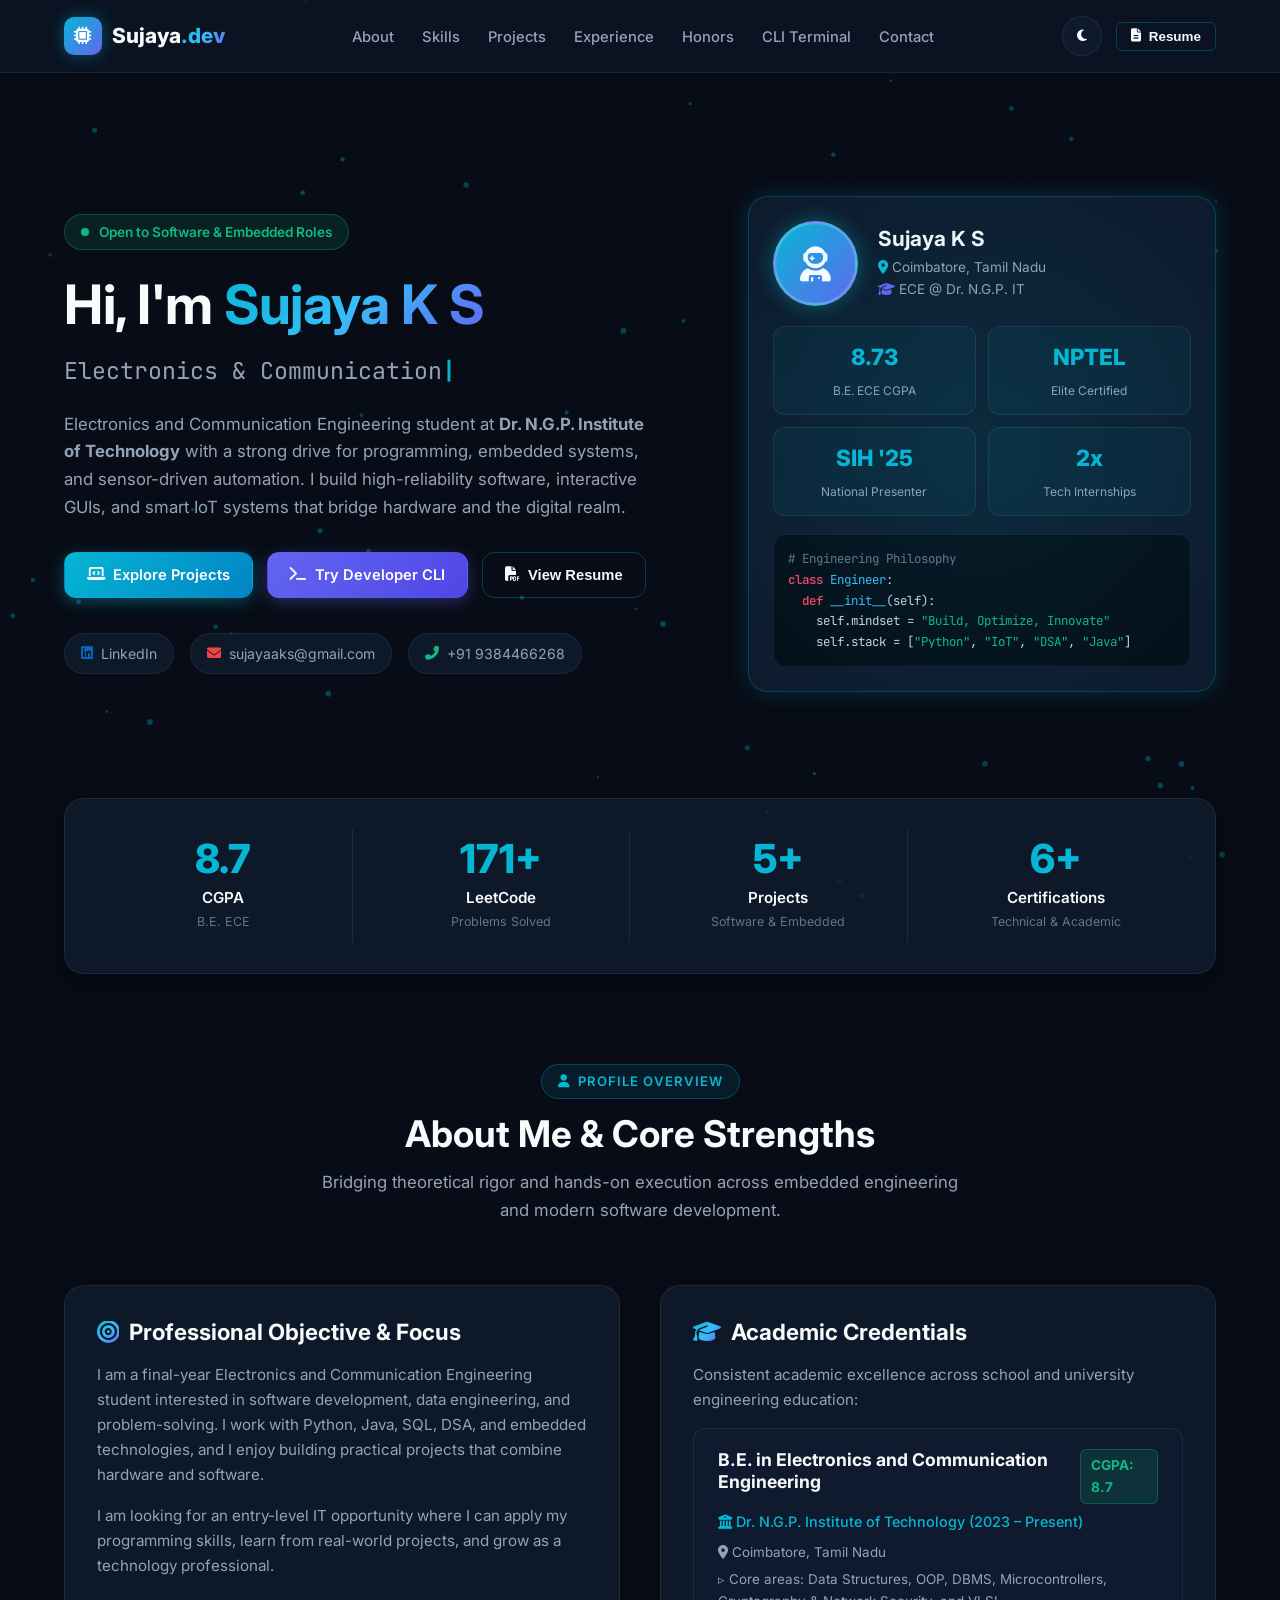
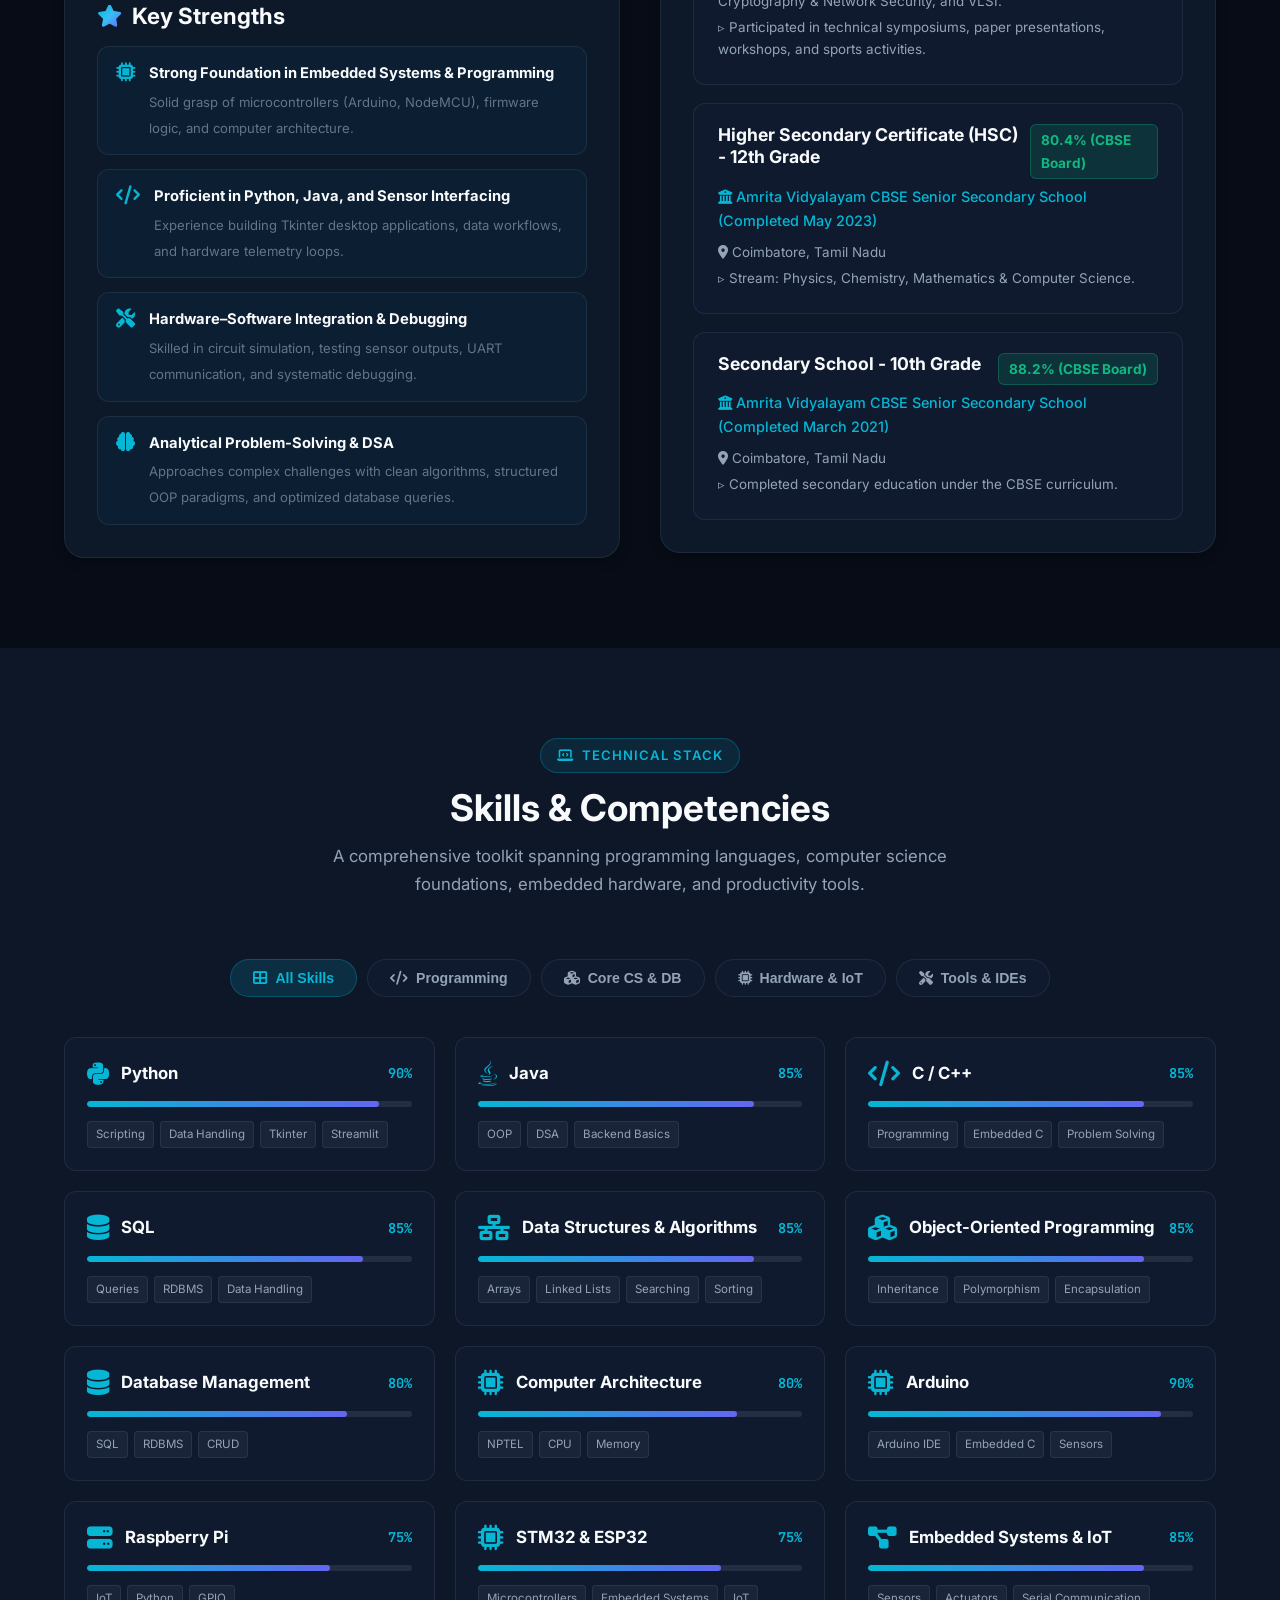
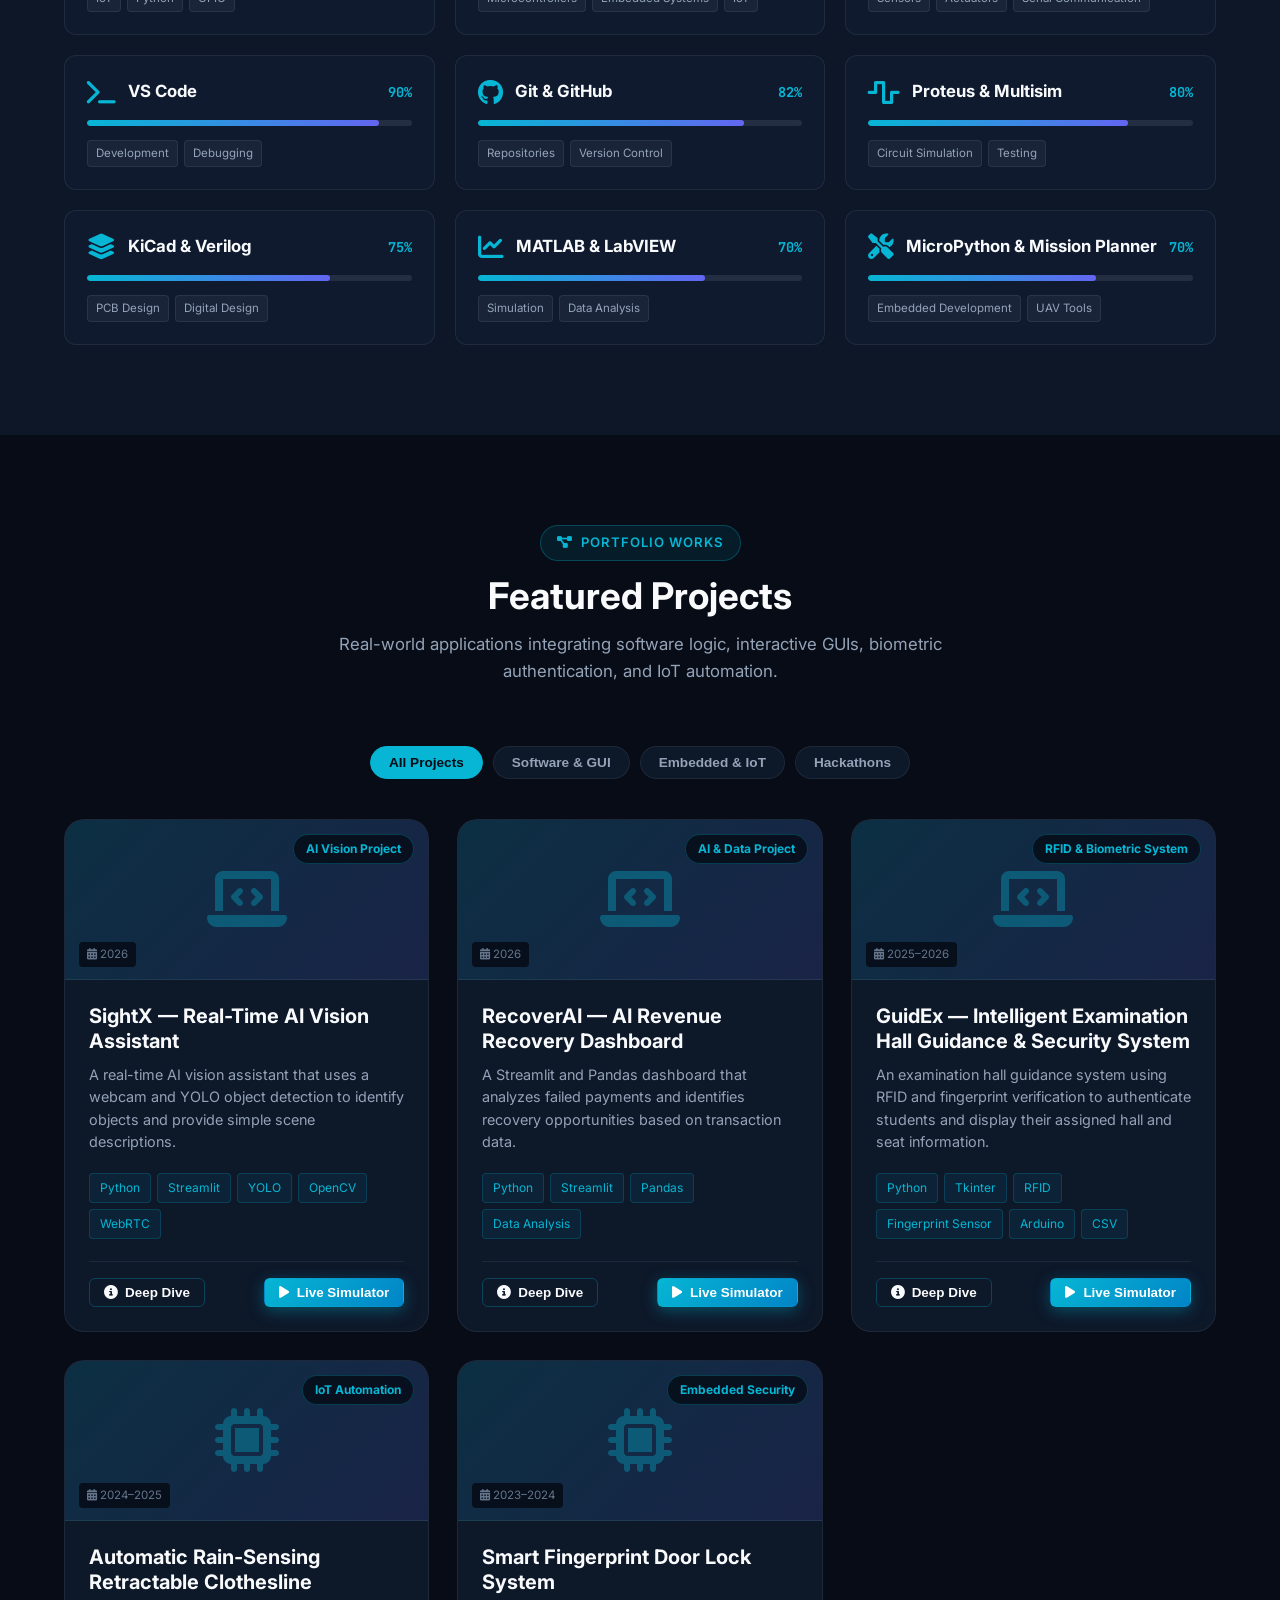
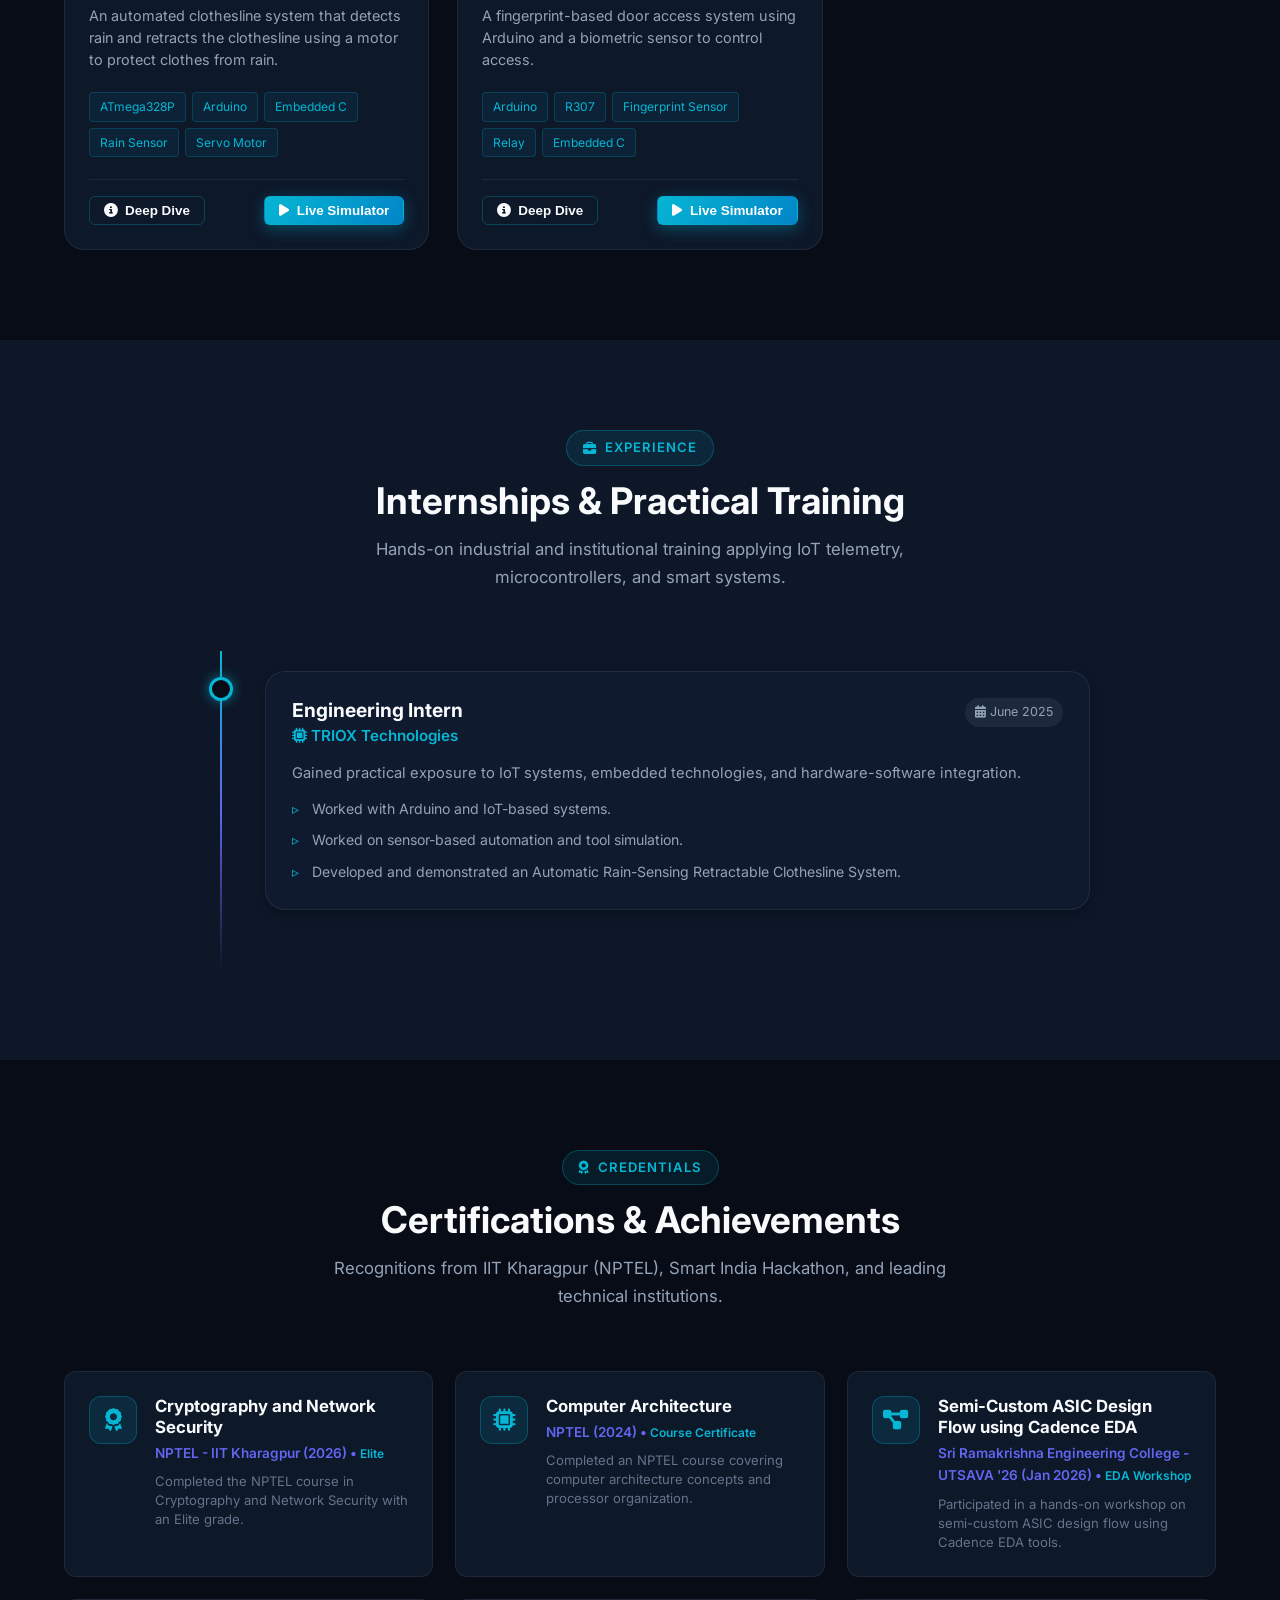
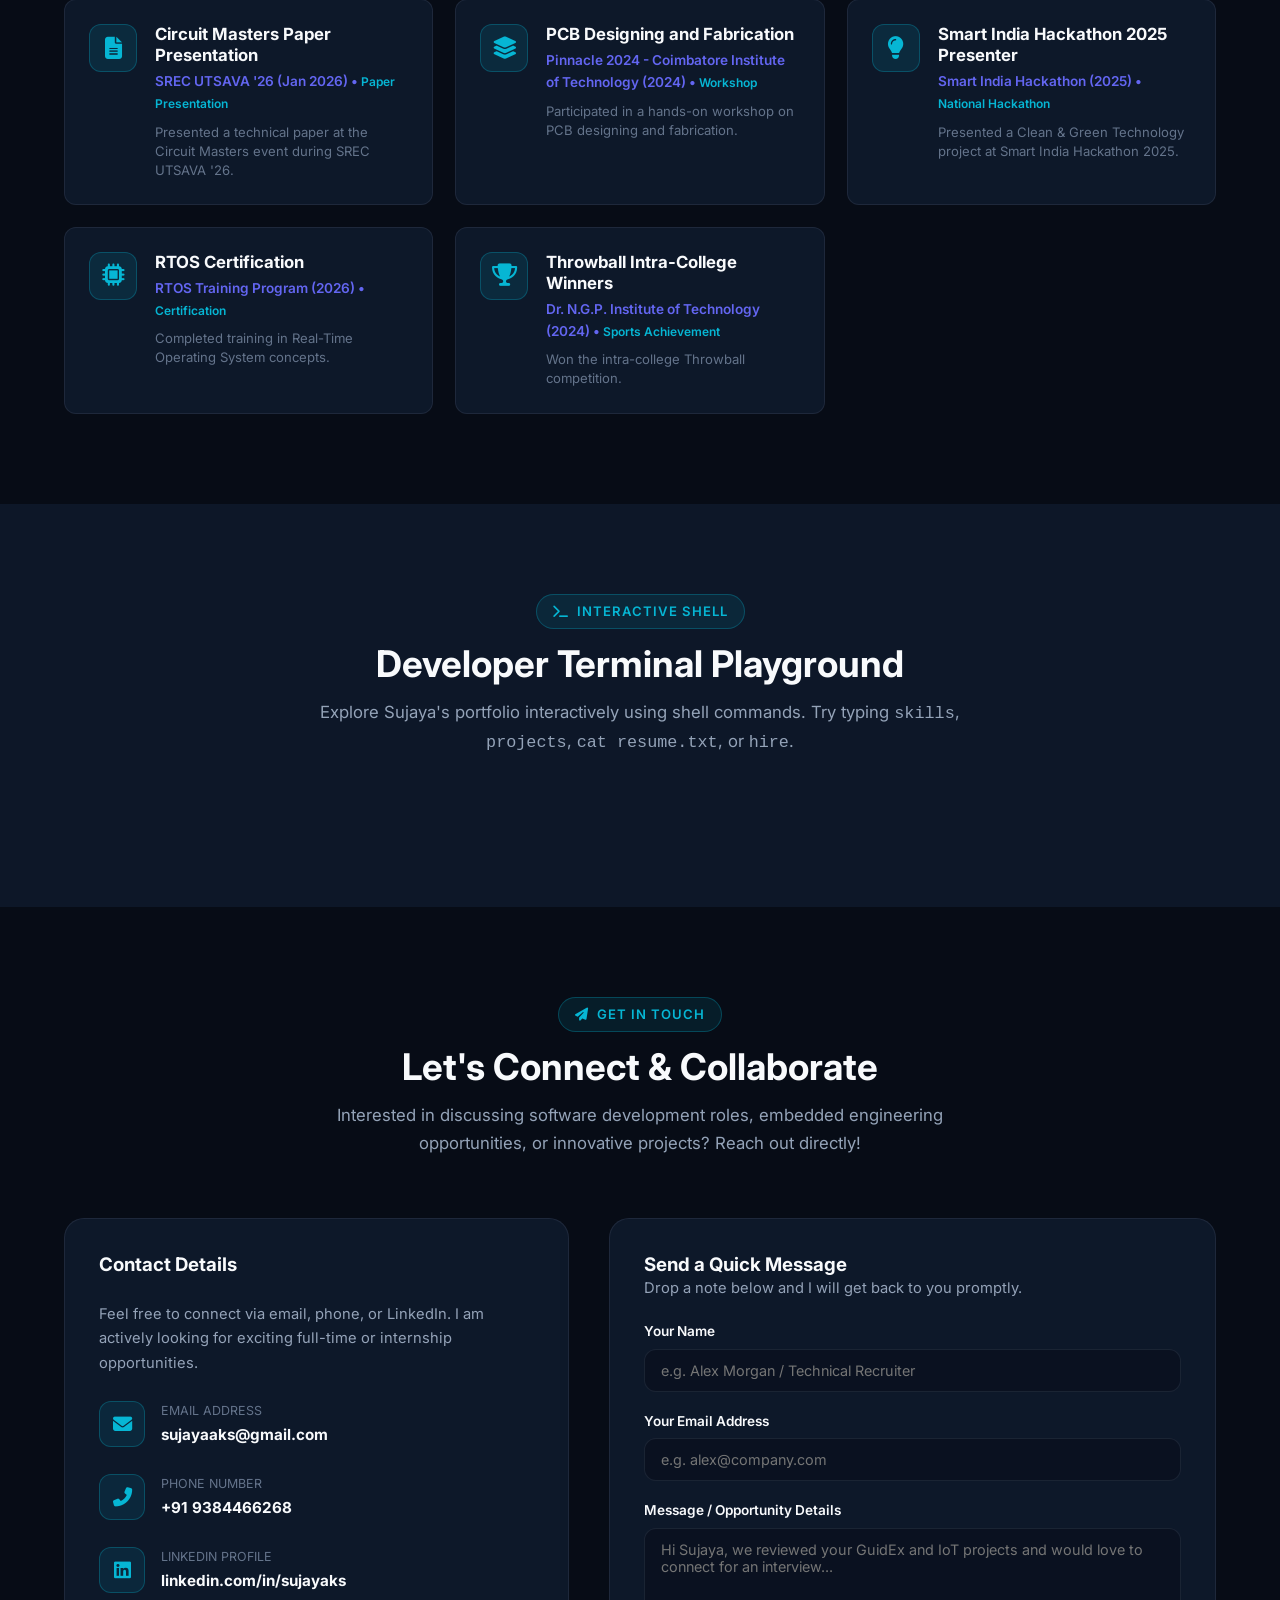
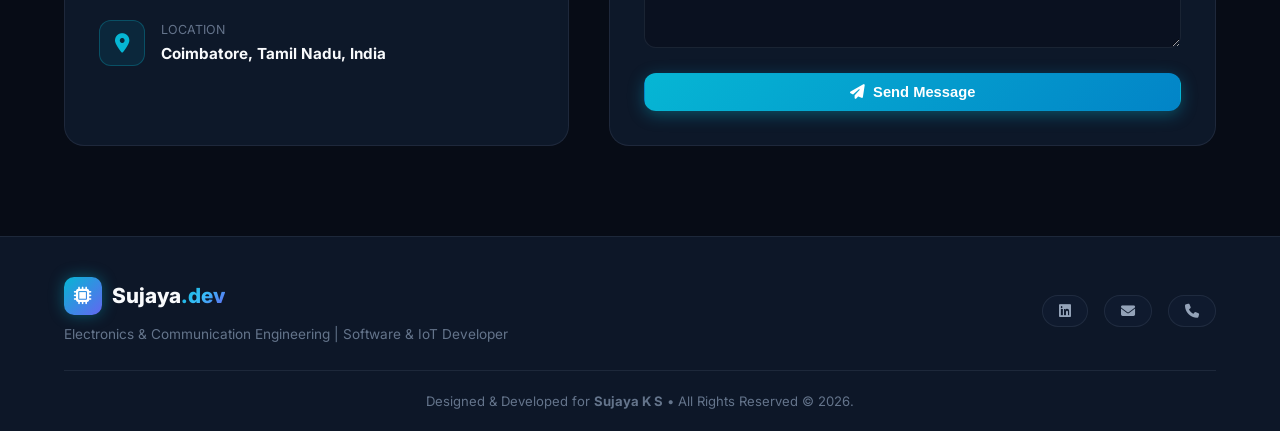
<file: index.html>
<!DOCTYPE html>
<html lang="en" data-theme="dark">
<head>
  <meta charset="UTF-8" />
  <meta name="viewport" content="width=device-width, initial-scale=1.0" />
  <meta name="description" content="Portfolio of Sujaya K S - Electronics and Communication Engineering undergraduate, Aspiring Software & Embedded Systems Engineer, IoT & Python Developer." />
  <meta name="keywords" content="Sujaya K S, Portfolio, ECE, IoT, Embedded Systems, Python, Java, Tkinter, Arduino, Dr. NGP IT, Coimbatore" />
  <meta name="author" content="Sujaya K S" />
  <title>Sujaya K S | ECE & Software / IoT Engineer</title>

  <!-- Google Fonts & Font Awesome Icons -->
  <link rel="preconnect" href="https://fonts.googleapis.com" />
  <link rel="preconnect" href="https://fonts.gstatic.com" crossorigin />
  <link href="https://fonts.googleapis.com/css2?family=Inter:wght@300;400;500;600;700;800;900&family=JetBrains+Mono:wght@400;500;700&display=swap" rel="stylesheet" />
  <link rel="stylesheet" href="https://cdnjs.cloudflare.com/ajax/libs/font-awesome/6.5.1/css/all.min.css" />

  <!-- CSS Stylesheets -->
  <link rel="stylesheet" href="css/style.css" />
  <link rel="stylesheet" href="css/terminal.css" />
</head>
<body>

  <!-- HTML5 Canvas Dynamic Particle Background -->
  <canvas id="bg-canvas"></canvas>

  <!-- Navigation Bar -->
  <header class="navbar">
    <div class="container nav-container">
      <a href="#hero" class="nav-brand">
        <div class="brand-icon"><i class="fas fa-microchip"></i></div>
        <span>Sujaya<span class="gradient-text">.dev</span></span>
      </a>

      <ul class="nav-links" id="nav-links">
        <li><a href="#about" class="nav-link">About</a></li>
        <li><a href="#skills" class="nav-link">Skills</a></li>
        <li><a href="#projects" class="nav-link">Projects</a></li>
        <li><a href="#experience" class="nav-link">Experience</a></li>
        <li><a href="#certifications" class="nav-link">Honors</a></li>
        <li><a href="#terminal-section" class="nav-link">CLI Terminal</a></li>
        <li><a href="#contact" class="nav-link">Contact</a></li>
      </ul>

      <div class="nav-actions">
        <button class="theme-toggle-btn" id="theme-toggle-btn" title="Toggle Theme" aria-label="Toggle Theme">
          <i class="fas fa-moon"></i>
        </button>
        <button class="btn btn-outline btn-sm" onclick="openResumeModal()">
          <i class="fas fa-file-alt"></i> Resume
        </button>
        <button class="mobile-menu-btn" id="mobile-menu-toggle" aria-label="Open Menu">
          <i class="fas fa-bars"></i>
        </button>
      </div>
    </div>
  </header>

  <!-- Hero Section -->
  <section class="hero-section" id="hero">
    <div class="container">
      <div class="hero-grid">
        <div class="hero-content">
          <div class="hero-badge-live">
            <span class="pulse-dot"></span>
            <span>Open to Software & Embedded Roles</span>
          </div>

          <h1 class="hero-title">
            Hi, I'm <span class="gradient-text">Sujaya K S</span>
          </h1>

          <div class="hero-role-wrapper">
            <span id="role-typewriter"></span><span class="typed-cursor">|</span>
          </div>

          <p class="hero-bio">
            Electronics and Communication Engineering student at <strong>Dr. N.G.P. Institute of Technology</strong> with a strong drive for programming, embedded systems, and sensor-driven automation. I build high-reliability software, interactive GUIs, and smart IoT systems that bridge hardware and the digital realm.
          </p>

          <div class="hero-ctas">
            <a href="#projects" class="btn btn-primary">
              <i class="fas fa-laptop-code"></i> Explore Projects
            </a>
            <a href="#terminal-section" class="btn btn-secondary">
              <i class="fas fa-terminal"></i> Try Developer CLI
            </a>
            <button class="btn btn-outline" onclick="openResumeModal()">
              <i class="fas fa-file-pdf"></i> View Resume
            </button>
          </div>

          <div class="hero-socials">
            <a href="https://www.linkedin.com/in/sujayaks/" target="_blank" class="social-pill">
              <i class="fab fa-linkedin" style="color:#0a66c2;"></i> LinkedIn
            </a>
            <a href="mailto:sujayaaks@gmail.com" class="social-pill">
              <i class="fas fa-envelope" style="color:#ef4444;"></i> sujayaaks@gmail.com
            </a>
            <a href="tel:9384466268" class="social-pill">
              <i class="fas fa-phone-alt" style="color:#10b981;"></i> +91 9384466268
            </a>
          </div>
        </div>

        <!-- Hero Visual Profile Card -->
        <div class="hero-visual">
          <div class="profile-card">
            <div class="profile-header-visual">
              <div class="avatar-circle">
                <i class="fas fa-user-astronaut"></i>
              </div>
              <div class="profile-meta">
                <h3>Sujaya K S</h3>
                <p><i class="fas fa-map-marker-alt" style="color:var(--accent-primary)"></i> Coimbatore, Tamil Nadu</p>
                <p><i class="fas fa-graduation-cap" style="color:var(--accent-secondary)"></i> ECE @ Dr. N.G.P. IT</p>
              </div>
            </div>

            <div class="stats-grid-compact">
              <div class="stat-item-compact">
                <span class="stat-num">8.73</span>
                <span class="stat-label">B.E. ECE CGPA</span>
              </div>
              <div class="stat-item-compact">
                <span class="stat-num">NPTEL</span>
                <span class="stat-label">Elite Certified</span>
              </div>
              <div class="stat-item-compact">
                <span class="stat-num">SIH '25</span>
                <span class="stat-label">National Presenter</span>
              </div>
              <div class="stat-item-compact">
                <span class="stat-num">2x</span>
                <span class="stat-label">Tech Internships</span>
              </div>
            </div>

            <div class="code-snippet-box">
              <span class="comment"># Engineering Philosophy</span><br>
              <span class="keyword">class</span> <span class="func">Engineer</span>:<br>
              &nbsp;&nbsp;<span class="keyword">def</span> <span class="func">__init__</span>(self):<br>
              &nbsp;&nbsp;&nbsp;&nbsp;self.mindset = <span class="string">"Build, Optimize, Innovate"</span><br>
              &nbsp;&nbsp;&nbsp;&nbsp;self.stack = [<span class="string">"Python"</span>, <span class="string">"IoT"</span>, <span class="string">"DSA"</span>, <span class="string">"Java"</span>]
            </div>
          </div>
        </div>
      </div>
    </div>
  </section>

  <!-- Key Metrics Floating Stats Banner -->
  <div class="container">
    <div class="stats-banner">
      <div class="stats-banner-grid" id="stats-banner-container">
        <!-- Injected via app.js -->
      </div>
    </div>
  </div>

  <!-- About & Academics Section -->
  <section id="about">
    <div class="container">
      <div class="section-header">
        <span class="section-tag"><i class="fas fa-user"></i> Profile Overview</span>
        <h2 class="section-title">About Me & Core Strengths</h2>
        <p class="section-subtitle">Bridging theoretical rigor and hands-on execution across embedded engineering and modern software development.</p>
      </div>

      <div class="about-grid">
        <!-- Left: Summary & Key Strengths -->
        <div class="about-card">
          <h3><i class="fas fa-bullseye gradient-text"></i> Professional Objective & Focus</h3>
          <p>
  I am a final-year Electronics and Communication Engineering student interested in software development, data engineering, and problem-solving. I work with Python, Java, SQL, DSA, and embedded technologies, and I enjoy building practical projects that combine hardware and software.
</p>
<p>
  I am looking for an entry-level IT opportunity where I can apply my programming skills, learn from real-world projects, and grow as a technology professional.
</p>

          <h3 style="margin-top: 24px;"><i class="fas fa-star gradient-text"></i> Key Strengths</h3>
          <ul class="strengths-list">
            <li class="strength-item">
              <i class="fas fa-microchip strength-icon"></i>
              <div class="strength-text">
                <strong>Strong Foundation in Embedded Systems & Programming</strong>
                <span>Solid grasp of microcontrollers (Arduino, NodeMCU), firmware logic, and computer architecture.</span>
              </div>
            </li>
            <li class="strength-item">
              <i class="fas fa-code strength-icon"></i>
              <div class="strength-text">
                <strong>Proficient in Python, Java, and Sensor Interfacing</strong>
                <span>Experience building Tkinter desktop applications, data workflows, and hardware telemetry loops.</span>
              </div>
            </li>
            <li class="strength-item">
              <i class="fas fa-tools strength-icon"></i>
              <div class="strength-text">
                <strong>Hardware–Software Integration & Debugging</strong>
                <span>Skilled in circuit simulation, testing sensor outputs, UART communication, and systematic debugging.</span>
              </div>
            </li>
            <li class="strength-item">
              <i class="fas fa-brain strength-icon"></i>
              <div class="strength-text">
                <strong>Analytical Problem-Solving & DSA</strong>
                <span>Approaches complex challenges with clean algorithms, structured OOP paradigms, and optimized database queries.</span>
              </div>
            </li>
          </ul>
        </div>

        <!-- Right: Academic Credentials -->
        <div class="about-card">
          <h3><i class="fas fa-graduation-cap gradient-text"></i> Academic Credentials</h3>
          <p>Consistent academic excellence across school and university engineering education:</p>
          <div class="academics-container" id="academics-cards-container">
            <!-- Injected via app.js -->
          </div>
        </div>
      </div>
    </div>
  </section>

  <!-- Skills Matrix Section -->
  <section id="skills" style="background: var(--bg-secondary);">
    <div class="container">
      <div class="section-header">
        <span class="section-tag"><i class="fas fa-laptop-code"></i> Technical Stack</span>
        <h2 class="section-title">Skills & Competencies</h2>
        <p class="section-subtitle">A comprehensive toolkit spanning programming languages, computer science foundations, embedded hardware, and productivity tools.</p>
      </div>

      <!-- Skills Tab Filter -->
      <div class="skills-tabs">
        <button class="tab-btn active" onclick="filterSkills('all', this)"><i class="fas fa-th-large"></i> All Skills</button>
        <button class="tab-btn" onclick="filterSkills('programming', this)"><i class="fas fa-code"></i> Programming</button>
        <button class="tab-btn" onclick="filterSkills('coreCS', this)"><i class="fas fa-cubes"></i> Core CS & DB</button>
        <button class="tab-btn" onclick="filterSkills('hardwareAndIoT', this)"><i class="fas fa-microchip"></i> Hardware & IoT</button>
        <button class="tab-btn" onclick="filterSkills('tools', this)"><i class="fas fa-tools"></i> Tools & IDEs</button>
      </div>

      <!-- Skills Grid -->
      <div class="skills-grid" id="skills-grid-container">
        <!-- Injected via app.js -->
      </div>
    </div>
  </section>

  <!-- Projects Showcase Section -->
  <section id="projects">
    <div class="container">
      <div class="section-header">
        <span class="section-tag"><i class="fas fa-project-diagram"></i> Portfolio Works</span>
        <h2 class="section-title">Featured Projects</h2>
        <p class="section-subtitle">Real-world applications integrating software logic, interactive GUIs, biometric authentication, and IoT automation.</p>
      </div>

      <!-- Projects Category Filter -->
      <div class="projects-filter-bar">
        <button class="filter-btn active" onclick="filterProjects('all', this)">All Projects</button>
        <button class="filter-btn" onclick="filterProjects('software', this)">Software & GUI</button>
        <button class="filter-btn" onclick="filterProjects('iot', this)">Embedded & IoT</button>
        <button class="filter-btn" onclick="filterProjects('hackathon', this)">Hackathons</button>
      </div>

      <!-- Projects Grid -->
      <div class="projects-grid" id="projects-grid-container">
        <!-- Injected via app.js -->
      </div>
    </div>
  </section>

  <!-- Experience & Internships Section -->
  <section id="experience" style="background: var(--bg-secondary);">
    <div class="container">
      <div class="section-header">
        <span class="section-tag"><i class="fas fa-briefcase"></i> Experience</span>
        <h2 class="section-title">Internships & Practical Training</h2>
        <p class="section-subtitle">Hands-on industrial and institutional training applying IoT telemetry, microcontrollers, and smart systems.</p>
      </div>

      <div class="timeline" id="experience-timeline-container">
        <!-- Injected via app.js -->
      </div>
    </div>
  </section>

  <!-- Certifications & Achievements Section -->
  <section id="certifications">
    <div class="container">
      <div class="section-header">
        <span class="section-tag"><i class="fas fa-award"></i> Credentials</span>
        <h2 class="section-title">Certifications & Achievements</h2>
        <p class="section-subtitle">Recognitions from IIT Kharagpur (NPTEL), Smart India Hackathon, and leading technical institutions.</p>
      </div>

      <div class="certs-grid" id="certs-grid-container">
        <!-- Injected via app.js -->
      </div>
    </div>
  </section>

  <!-- Interactive Developer CLI Terminal Section -->
  <section id="terminal-section" style="background: var(--bg-secondary);">
    <div class="container">
      <div class="section-header">
        <span class="section-tag"><i class="fas fa-terminal"></i> Interactive Shell</span>
        <h2 class="section-title">Developer Terminal Playground</h2>
        <p class="section-subtitle">Explore Sujaya's portfolio interactively using shell commands. Try typing <code>skills</code>, <code>projects</code>, <code>cat resume.txt</code>, or <code>hire</code>.</p>
      </div>

      <div class="terminal-section-wrap" id="terminal-container">
        <!-- Terminal component initialized by terminal.js -->
      </div>
    </div>
  </section>

  <!-- Contact Section -->
  <section id="contact">
    <div class="container">
      <div class="section-header">
        <span class="section-tag"><i class="fas fa-paper-plane"></i> Get In Touch</span>
        <h2 class="section-title">Let's Connect & Collaborate</h2>
        <p class="section-subtitle">Interested in discussing software development roles, embedded engineering opportunities, or innovative projects? Reach out directly!</p>
      </div>

      <div class="contact-grid">
        <!-- Contact Info Cards -->
        <div class="contact-info-card">
          <h3>Contact Details</h3>
          <p style="color:var(--text-secondary); font-size:0.92rem;">Feel free to connect via email, phone, or LinkedIn. I am actively looking for exciting full-time or internship opportunities.</p>

          <a href="mailto:sujayaaks@gmail.com" class="contact-item">
            <div class="contact-icon"><i class="fas fa-envelope"></i></div>
            <div class="contact-detail">
              <span>Email Address</span>
              <strong>sujayaaks@gmail.com</strong>
            </div>
          </a>

          <a href="tel:9384466268" class="contact-item">
            <div class="contact-icon"><i class="fas fa-phone-alt"></i></div>
            <div class="contact-detail">
              <span>Phone Number</span>
              <strong>+91 9384466268</strong>
            </div>
          </a>

          <a href="https://www.linkedin.com/in/sujayaks/" target="_blank" class="contact-item">
            <div class="contact-icon"><i class="fab fa-linkedin"></i></div>
            <div class="contact-detail">
              <span>LinkedIn Profile</span>
              <strong>linkedin.com/in/sujayaks</strong>
            </div>
          </a>

          <div class="contact-item">
            <div class="contact-icon"><i class="fas fa-map-marker-alt"></i></div>
            <div class="contact-detail">
              <span>Location</span>
              <strong>Coimbatore, Tamil Nadu, India</strong>
            </div>
          </div>
        </div>

        <!-- Interactive Contact Form -->
        <div class="contact-form-card">
          <h3>Send a Quick Message</h3>
          <p style="color:var(--text-secondary); font-size:0.92rem; margin-bottom: 20px;">Drop a note below and I will get back to you promptly.</p>
          
          <form id="contact-form">
            <div class="form-group">
              <label class="form-label" for="contact-name">Your Name</label>
              <input type="text" id="contact-name" class="form-control" placeholder="e.g. Alex Morgan / Technical Recruiter" required />
            </div>

            <div class="form-group">
              <label class="form-label" for="contact-email">Your Email Address</label>
              <input type="email" id="contact-email" class="form-control" placeholder="e.g. alex@company.com" required />
            </div>

            <div class="form-group">
              <label class="form-label" for="contact-msg">Message / Opportunity Details</label>
              <textarea id="contact-msg" class="form-control" placeholder="Hi Sujaya, we reviewed your GuidEx and IoT projects and would love to connect for an interview..." required></textarea>
            </div>

            <button type="submit" class="btn btn-primary" style="width: 100%;">
              <i class="fas fa-paper-plane"></i> Send Message
            </button>
          </form>
        </div>
      </div>
    </div>
  </section>

  <!-- Footer -->
  <footer>
    <div class="container">
      <div class="footer-content">
        <div>
          <a href="#hero" class="nav-brand">
            <div class="brand-icon"><i class="fas fa-microchip"></i></div>
            <span>Sujaya<span class="gradient-text">.dev</span></span>
          </a>
          <p style="color:var(--text-muted); font-size:0.85rem; margin-top:8px;">Electronics & Communication Engineering | Software & IoT Developer</p>
        </div>

        <div style="display:flex; gap:16px;">
          <a href="https://www.linkedin.com/in/sujayaks/" target="_blank" class="social-pill"><i class="fab fa-linkedin"></i></a>
          <a href="mailto:sujayaaks@gmail.com" class="social-pill"><i class="fas fa-envelope"></i></a>
          <a href="tel:9384466268" class="social-pill"><i class="fas fa-phone"></i></a>
        </div>
      </div>

      <div class="footer-copy">
        Designed & Developed for <strong>Sujaya K S</strong> • All Rights Reserved &copy; 2026.
      </div>
    </div>
  </footer>

  <!-- Universal Modal Backdrop for Deep Dives, Simulators & Resume -->
  <div class="modal-backdrop" id="global-modal">
    <div class="modal-card" id="global-modal-content">
      <!-- Dynamically filled by app.js -->
    </div>
  </div>

  <!-- Toast Notification Container -->
  <div class="toast-container" id="toast-container"></div>

  <!-- Scripts -->
  <script src="js/data.js"></script>
  <script src="js/simulators.js"></script>
  <script src="js/terminal.js"></script>
  <script src="js/app.js"></script>
</body>
</html>
</file>
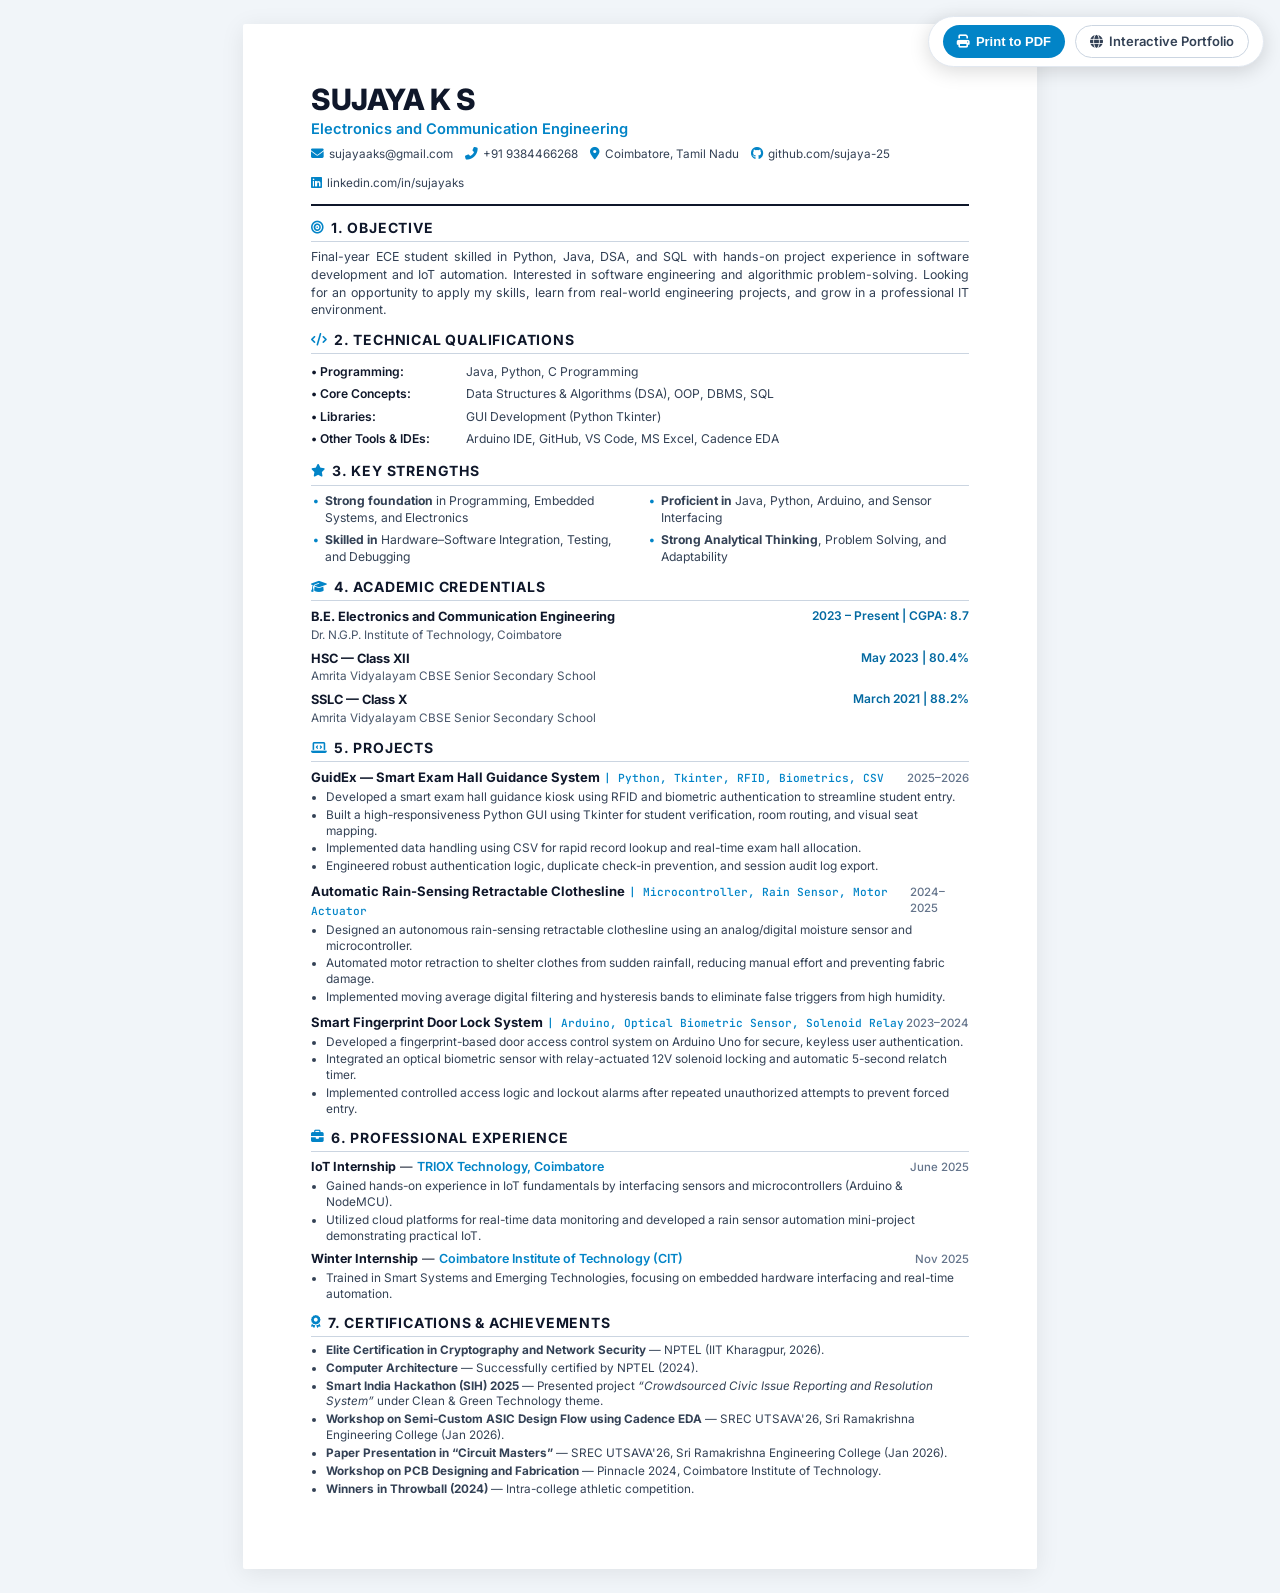
<file: resume/resume.html>
﻿<!DOCTYPE html>
<html lang="en">
<head>
  <meta charset="UTF-8" />
  <meta name="viewport" content="width=device-width, initial-scale=1.0" />
  <title>Sujaya K S — Resume</title>
  <link rel="preconnect" href="https://fonts.googleapis.com">
  <link rel="preconnect" href="https://fonts.gstatic.com" crossorigin>
  <link href="https://fonts.googleapis.com/css2?family=Inter:wght@300;400;500;600;700;800&family=JetBrains+Mono:wght@400;500&display=swap" rel="stylesheet">
  <link rel="stylesheet" href="https://cdnjs.cloudflare.com/ajax/libs/font-awesome/6.5.1/css/all.min.css" />

  <style>
    :root {
      --primary: #0f172a;
      --secondary: #334155;
      --accent: #0284c7;
      --accent-dark: #0369a1;
      --border: #e2e8f0;
      --bg: #ffffff;
      --text-muted: #64748b;
    }

    * {
      box-sizing: border-box;
      margin: 0;
      padding: 0;
    }

    body {
      font-family: 'Inter', -apple-system, BlinkMacSystemFont, 'Segoe UI', Roboto, sans-serif;
      color: var(--primary);
      background-color: #f1f5f9;
      line-height: 1.45;
      font-size: 9.8pt;
      -webkit-font-smoothing: antialiased;
    }

    /* Print toolbar (Hidden in print) */
    .toolbar {
      position: fixed;
      top: 16px;
      right: 16px;
      display: flex;
      gap: 10px;
      z-index: 1000;
      background: white;
      padding: 8px 14px;
      border-radius: 9999px;
      box-shadow: 0 4px 20px rgba(0,0,0,0.15);
      border: 1px solid var(--border);
    }

    .btn {
      display: inline-flex;
      align-items: center;
      gap: 6px;
      padding: 6px 14px;
      border-radius: 9999px;
      font-size: 13px;
      font-weight: 600;
      cursor: pointer;
      text-decoration: none;
      border: none;
      transition: all 0.2s ease;
    }

    .btn-primary {
      background: #0284c7;
      color: white;
    }

    .btn-primary:hover {
      background: #0369a1;
    }

    .btn-outline {
      background: transparent;
      color: #334155;
      border: 1px solid #cbd5e1;
    }

    .btn-outline:hover {
      background: #f8fafc;
    }

    /* Page container */
    .resume-page {
      width: 210mm;
      min-height: 297mm;
      margin: 24px auto;
      background: var(--bg);
      padding: 16mm 18mm;
      box-shadow: 0 4px 24px rgba(0,0,0,0.08);
      border-radius: 2px;
      position: relative;
    }

    /* Header */
    header {
      border-bottom: 2px solid var(--primary);
      padding-bottom: 12px;
      margin-bottom: 12px;
    }

    .name-title-row {
      display: flex;
      justify-content: space-between;
      align-items: flex-end;
      margin-bottom: 6px;
    }

    h1.name {
      font-size: 22pt;
      font-weight: 800;
      letter-spacing: -0.5px;
      color: #0f172a;
      line-height: 1.1;
    }

    .subtitle {
      font-size: 11pt;
      font-weight: 600;
      color: var(--accent);
      margin-top: 2px;
    }

    .contact-bar {
      display: flex;
      flex-wrap: wrap;
      gap: 12px;
      font-size: 8.8pt;
      color: var(--secondary);
      margin-top: 4px;
    }

    .contact-item {
      display: inline-flex;
      align-items: center;
      gap: 5px;
      text-decoration: none;
      color: var(--secondary);
    }

    .contact-item i {
      color: var(--accent);
      font-size: 9.5pt;
    }

    .contact-item a {
      color: inherit;
      text-decoration: none;
    }

    .contact-item a:hover {
      color: var(--accent);
      text-decoration: underline;
    }

    /* Section styling */
    section {
      margin-bottom: 11px;
    }

    h2.section-heading {
      font-size: 10.5pt;
      font-weight: 700;
      text-transform: uppercase;
      letter-spacing: 0.8px;
      color: #0f172a;
      border-bottom: 1px solid #cbd5e1;
      padding-bottom: 3px;
      margin-bottom: 6px;
      display: flex;
      align-items: center;
      gap: 6px;
    }

    h2.section-heading i {
      color: var(--accent);
      font-size: 9.5pt;
    }

    p.objective-text {
      font-size: 9.3pt;
      color: #334155;
      text-align: justify;
      line-height: 1.42;
    }

    /* Skills Grid */
    .skills-table {
      width: 100%;
      border-collapse: collapse;
      font-size: 9.1pt;
    }

    .skills-table td {
      padding: 2.5px 0;
      vertical-align: top;
    }

    .skill-category {
      font-weight: 600;
      color: #0f172a;
      width: 155px;
    }

    .skill-items {
      color: #334155;
    }

    /* Strengths list */
    .strengths-grid {
      display: grid;
      grid-template-columns: 1fr 1fr;
      gap: 4px 14px;
      font-size: 9.1pt;
    }

    .strength-bullet {
      position: relative;
      padding-left: 14px;
      color: #334155;
    }

    .strength-bullet::before {
      content: "•";
      position: absolute;
      left: 2px;
      color: var(--accent);
      font-weight: bold;
    }

    /* Education */
    .edu-item {
      display: flex;
      justify-content: space-between;
      margin-bottom: 5px;
    }

    .edu-left strong {
      font-size: 9.6pt;
      color: #0f172a;
    }

    .edu-left div {
      font-size: 8.8pt;
      color: #475569;
    }

    .edu-right {
      text-align: right;
      font-size: 9pt;
      font-weight: 600;
      color: var(--accent-dark);
      white-space: nowrap;
    }

    /* Projects */
    .project-item {
      margin-bottom: 8px;
    }

    .project-header {
      display: flex;
      justify-content: space-between;
      align-items: baseline;
      margin-bottom: 2px;
    }

    .project-title {
      font-size: 9.8pt;
      font-weight: 700;
      color: #0f172a;
    }

    .project-tech {
      font-size: 8.4pt;
      font-weight: 500;
      color: var(--accent);
      font-family: 'JetBrains Mono', monospace;
    }

    .project-date {
      font-size: 8.6pt;
      color: var(--text-muted);
      font-weight: 500;
    }

    ul.project-bullets {
      padding-left: 15px;
      font-size: 8.9pt;
      color: #334155;
    }

    ul.project-bullets li {
      margin-bottom: 1.5px;
      line-height: 1.35;
    }

    /* Experience */
    .exp-item {
      margin-bottom: 6px;
    }

    .exp-header {
      display: flex;
      justify-content: space-between;
      align-items: baseline;
      font-size: 9.4pt;
      margin-bottom: 2px;
    }

    .exp-title {
      font-weight: 700;
      color: #0f172a;
    }

    .exp-org {
      font-weight: 600;
      color: var(--accent);
    }

    .exp-date {
      font-size: 8.6pt;
      color: var(--text-muted);
      font-weight: 500;
    }

    /* Certifications & Achievements */
    .certs-list {
      padding-left: 15px;
      font-size: 8.8pt;
      color: #334155;
    }

    .certs-list li {
      margin-bottom: 2px;
      line-height: 1.35;
    }

    /* Print Styles */
    @media print {
      body {
        background: transparent;
        color: #000;
      }

      .toolbar {
        display: none !important;
      }

      .resume-page {
        margin: 0;
        padding: 10mm 14mm;
        box-shadow: none;
        width: 100%;
        min-height: auto;
      }

      a {
        text-decoration: none;
        color: inherit;
      }

      @page {
        size: A4;
        margin: 8mm;
      }
    }
  </style>
</head>
<body>

  <!-- Floating Print Toolbar -->
  <div class="toolbar">
    <button class="btn btn-primary" onclick="window.print()">
      <i class="fas fa-print"></i> Print to PDF
    </button>
    <a href="../index.html" class="btn btn-outline">
      <i class="fas fa-globe"></i> Interactive Portfolio
    </a>
  </div>

  <div class="resume-page">
    <header>
      <div class="name-title-row">
        <div>
          <h1 class="name">SUJAYA K S</h1>
          <div class="subtitle">Electronics and Communication Engineering</div>
        </div>
      </div>

      <div class="contact-bar">
        <span class="contact-item">
          <i class="fas fa-envelope"></i>
          <a href="mailto:sujayaaks@gmail.com">sujayaaks@gmail.com</a>
        </span>
        <span class="contact-item">
          <i class="fas fa-phone-alt"></i>
          <a href="tel:9384466268">+91 9384466268</a>
        </span>
        <span class="contact-item">
          <i class="fas fa-map-marker-alt"></i>
          Coimbatore, Tamil Nadu
        </span>
        <span class="contact-item">
          <i class="fab fa-github"></i>
          <a href="https://github.com/sujaya-25" target="_blank">github.com/sujaya-25</a>
        </span>
        <span class="contact-item">
          <i class="fab fa-linkedin"></i>
          <a href="https://www.linkedin.com/in/sujayaks/" target="_blank">linkedin.com/in/sujayaks</a>
        </span>
      </div>
    </header>

    <!-- Objective -->
    <section>
      <h2 class="section-heading"><i class="fas fa-bullseye"></i> 1. Objective</h2>
      <p class="objective-text">
        Final-year ECE student skilled in Python, Java, DSA, and SQL with hands-on project experience in software development and IoT automation. Interested in software engineering and algorithmic problem-solving. Looking for an opportunity to apply my skills, learn from real-world engineering projects, and grow in a professional IT environment.
      </p>
    </section>

    <!-- Technical Qualifications -->
    <section>
      <h2 class="section-heading"><i class="fas fa-code"></i> 2. Technical Qualifications</h2>
      <table class="skills-table">
        <tr>
          <td class="skill-category">• Programming:</td>
          <td class="skill-items">Java, Python, C Programming</td>
        </tr>
        <tr>
          <td class="skill-category">• Core Concepts:</td>
          <td class="skill-items">Data Structures & Algorithms (DSA), OOP, DBMS, SQL</td>
        </tr>
        <tr>
          <td class="skill-category">• Libraries:</td>
          <td class="skill-items">GUI Development (Python Tkinter)</td>
        </tr>
        <tr>
          <td class="skill-category">• Other Tools & IDEs:</td>
          <td class="skill-items">Arduino IDE, GitHub, VS Code, MS Excel, Cadence EDA</td>
        </tr>
      </table>
    </section>

    <!-- Key Strengths -->
    <section>
      <h2 class="section-heading"><i class="fas fa-star"></i> 3. Key Strengths</h2>
      <div class="strengths-grid">
        <div class="strength-bullet"><strong>Strong foundation</strong> in Programming, Embedded Systems, and Electronics</div>
        <div class="strength-bullet"><strong>Proficient in</strong> Java, Python, Arduino, and Sensor Interfacing</div>
        <div class="strength-bullet"><strong>Skilled in</strong> Hardware–Software Integration, Testing, and Debugging</div>
        <div class="strength-bullet"><strong>Strong Analytical Thinking</strong>, Problem Solving, and Adaptability</div>
      </div>
    </section>

    <!-- Academic Credentials -->
    <section>
      <h2 class="section-heading"><i class="fas fa-graduation-cap"></i> 4. Academic Credentials</h2>
      
      <div class="edu-item">
        <div class="edu-left">
          <strong>B.E. Electronics and Communication Engineering</strong>
          <div>Dr. N.G.P. Institute of Technology, Coimbatore</div>
        </div>
        <div class="edu-right">2023 – Present | CGPA: 8.7</div>
      </div>

      <div class="edu-item">
        <div class="edu-left">
          <strong>HSC — Class XII</strong>
          <div>Amrita Vidyalayam CBSE Senior Secondary School</div>
        </div>
        <div class="edu-right">May 2023 | 80.4%</div>
      </div>

      <div class="edu-item">
        <div class="edu-left">
          <strong>SSLC — Class X</strong>
          <div>Amrita Vidyalayam CBSE Senior Secondary School</div>
        </div>
        <div class="edu-right">March 2021 | 88.2%</div>
      </div>
    </section>

    <!-- Projects -->
    <section>
      <h2 class="section-heading"><i class="fas fa-laptop-code"></i> 5. Projects</h2>

      <!-- Project 1: GuidEx -->
      <div class="project-item">
        <div class="project-header">
          <div>
            <span class="project-title">GuidEx — Smart Exam Hall Guidance System</span>
            <span class="project-tech">| Python, Tkinter, RFID, Biometrics, CSV</span>
          </div>
          <span class="project-date">2025–2026</span>
        </div>
        <ul class="project-bullets">
          <li>Developed a smart exam hall guidance kiosk using RFID and biometric authentication to streamline student entry.</li>
          <li>Built a high-responsiveness Python GUI using Tkinter for student verification, room routing, and visual seat mapping.</li>
          <li>Implemented data handling using CSV for rapid record lookup and real-time exam hall allocation.</li>
          <li>Engineered robust authentication logic, duplicate check-in prevention, and session audit log export.</li>
        </ul>
      </div>

      <!-- Project 2: Automatic Rain-Sensing Clothesline -->
      <div class="project-item">
        <div class="project-header">
          <div>
            <span class="project-title">Automatic Rain-Sensing Retractable Clothesline</span>
            <span class="project-tech">| Microcontroller, Rain Sensor, Motor Actuator</span>
          </div>
          <span class="project-date">2024–2025</span>
        </div>
        <ul class="project-bullets">
          <li>Designed an autonomous rain-sensing retractable clothesline using an analog/digital moisture sensor and microcontroller.</li>
          <li>Automated motor retraction to shelter clothes from sudden rainfall, reducing manual effort and preventing fabric damage.</li>
          <li>Implemented moving average digital filtering and hysteresis bands to eliminate false triggers from high humidity.</li>
        </ul>
      </div>

      <!-- Project 3: Smart Fingerprint Door Lock -->
      <div class="project-item">
        <div class="project-header">
          <div>
            <span class="project-title">Smart Fingerprint Door Lock System</span>
            <span class="project-tech">| Arduino, Optical Biometric Sensor, Solenoid Relay</span>
          </div>
          <span class="project-date">2023–2024</span>
        </div>
        <ul class="project-bullets">
          <li>Developed a fingerprint-based door access control system on Arduino Uno for secure, keyless user authentication.</li>
          <li>Integrated an optical biometric sensor with relay-actuated 12V solenoid locking and automatic 5-second relatch timer.</li>
          <li>Implemented controlled access logic and lockout alarms after repeated unauthorized attempts to prevent forced entry.</li>
        </ul>
      </div>
    </section>

    <!-- Professional Experience -->
    <section>
      <h2 class="section-heading"><i class="fas fa-briefcase"></i> 6. Professional Experience</h2>

      <div class="exp-item">
        <div class="exp-header">
          <div>
            <span class="exp-title">IoT Internship</span> — <span class="exp-org">TRIOX Technology, Coimbatore</span>
          </div>
          <span class="exp-date">June 2025</span>
        </div>
        <ul class="project-bullets">
          <li>Gained hands-on experience in IoT fundamentals by interfacing sensors and microcontrollers (Arduino & NodeMCU).</li>
          <li>Utilized cloud platforms for real-time data monitoring and developed a rain sensor automation mini-project demonstrating practical IoT.</li>
        </ul>
      </div>

      <div class="exp-item">
        <div class="exp-header">
          <div>
            <span class="exp-title">Winter Internship</span> — <span class="exp-org">Coimbatore Institute of Technology (CIT)</span>
          </div>
          <span class="exp-date">Nov 2025</span>
        </div>
        <ul class="project-bullets">
          <li>Trained in Smart Systems and Emerging Technologies, focusing on embedded hardware interfacing and real-time automation.</li>
        </ul>
      </div>
    </section>

    <!-- Certifications & Achievements -->
    <section>
      <h2 class="section-heading"><i class="fas fa-award"></i> 7. Certifications & Achievements</h2>
      <ul class="certs-list">
        <li><strong>Elite Certification in Cryptography and Network Security</strong> — NPTEL (IIT Kharagpur, 2026).</li>
        <li><strong>Computer Architecture</strong> — Successfully certified by NPTEL (2024).</li>
        <li><strong>Smart India Hackathon (SIH) 2025</strong> — Presented project <em>“Crowdsourced Civic Issue Reporting and Resolution System”</em> under Clean & Green Technology theme.</li>
        <li><strong>Workshop on Semi-Custom ASIC Design Flow using Cadence EDA</strong> — SREC UTSAVA'26, Sri Ramakrishna Engineering College (Jan 2026).</li>
        <li><strong>Paper Presentation in “Circuit Masters”</strong> — SREC UTSAVA'26, Sri Ramakrishna Engineering College (Jan 2026).</li>
        <li><strong>Workshop on PCB Designing and Fabrication</strong> — Pinnacle 2024, Coimbatore Institute of Technology.</li>
        <li><strong>Winners in Throwball (2024)</strong> — Intra-college athletic competition.</li>
      </ul>
    </section>
  </div>

</body>
</html>
</file>
<file: css/style.css>
/* ==========================================================================
   Sujaya K S - Professional Portfolio Stylesheet
   Modern Tech & Hardware/Software Dual-Aesthetic
   ========================================================================== */

:root {
  /* Dark Theme (Default) */
  --bg-primary: #070c16;
  --bg-secondary: #0d1728;
  --bg-card: rgba(16, 28, 48, 0.75);
  --bg-card-hover: rgba(22, 38, 66, 0.9);
  --bg-glass: rgba(13, 23, 40, 0.7);
  --bg-terminal: #050b14;
  --bg-terminal-bar: #091220;
  
  --text-primary: #f8fafc;
  --text-secondary: #94a3b8;
  --text-muted: #64748b;
  --text-terminal: #cbd5e1;
  
  --accent-primary: #06b6d4;      /* Cyber Cyan */
  --accent-primary-rgb: 6, 182, 212;
  --accent-secondary: #6366f1;    /* Indigo */
  --accent-secondary-rgb: 99, 102, 241;
  --accent-success: #10b981;      /* Emerald */
  --accent-warning: #f59e0b;      /* Amber */
  --accent-danger: #ef4444;       /* Rose */

  --border-subtle: rgba(148, 163, 184, 0.12);
  --border-glow: rgba(6, 182, 212, 0.28);
  --border-accent: rgba(6, 182, 212, 0.6);
  
  --shadow-sm: 0 4px 12px rgba(0, 0, 0, 0.25);
  --shadow-md: 0 10px 25px rgba(0, 0, 0, 0.4);
  --shadow-glow: 0 0 25px rgba(6, 182, 212, 0.2);
  --shadow-glow-purple: 0 0 25px rgba(99, 102, 241, 0.25);

  --font-sans: 'Inter', -apple-system, BlinkMacSystemFont, 'Segoe UI', Roboto, sans-serif;
  --font-mono: 'JetBrains Mono', 'Fira Code', monospace;

  --transition-fast: 0.2s ease;
  --transition-normal: 0.3s cubic-bezier(0.4, 0, 0.2, 1);
  --radius-sm: 6px;
  --radius-md: 12px;
  --radius-lg: 20px;
  --radius-full: 9999px;
}

[data-theme="light"] {
  --bg-primary: #f8fafc;
  --bg-secondary: #edf2f7;
  --bg-card: rgba(255, 255, 255, 0.85);
  --bg-card-hover: rgba(255, 255, 255, 0.98);
  --bg-glass: rgba(255, 255, 255, 0.8);
  --bg-terminal: #1e293b;
  --bg-terminal-bar: #0f172a;
  
  --text-primary: #0f172a;
  --text-secondary: #475569;
  --text-muted: #64748b;
  --text-terminal: #e2e8f0;
  
  --border-subtle: rgba(148, 163, 184, 0.25);
  --border-glow: rgba(6, 182, 212, 0.4);
  --border-accent: rgba(6, 182, 212, 0.8);
  
  --shadow-sm: 0 4px 12px rgba(15, 23, 42, 0.06);
  --shadow-md: 0 10px 25px rgba(15, 23, 42, 0.08);
  --shadow-glow: 0 0 20px rgba(6, 182, 212, 0.12);
}

/* Base Resets */
*, *::before, *::after {
  box-sizing: border-box;
  margin: 0;
  padding: 0;
}

html {
  scroll-behavior: smooth;
  font-size: 16px;
}

body {
  font-family: var(--font-sans);
  background-color: var(--bg-primary);
  color: var(--text-primary);
  line-height: 1.65;
  overflow-x: hidden;
  transition: background-color var(--transition-normal), color var(--transition-normal);
}

/* Background Canvas */
#bg-canvas {
  position: fixed;
  top: 0;
  left: 0;
  width: 100%;
  height: 100%;
  z-index: -1;
  pointer-events: none;
  opacity: 0.65;
}

/* Container & Layout */
.container {
  width: 100%;
  max-width: 1200px;
  margin: 0 auto;
  padding: 0 24px;
}

section {
  padding: 90px 0;
  position: relative;
}

/* Typography & Headings */
h1, h2, h3, h4, h5, h6 {
  color: var(--text-primary);
  font-weight: 700;
  line-height: 1.25;
}

.section-header {
  text-align: center;
  margin-bottom: 60px;
}

.section-tag {
  display: inline-flex;
  align-items: center;
  gap: 8px;
  background: rgba(6, 182, 212, 0.1);
  color: var(--accent-primary);
  border: 1px solid var(--border-glow);
  padding: 6px 16px;
  border-radius: var(--radius-full);
  font-size: 0.82rem;
  font-weight: 600;
  text-transform: uppercase;
  letter-spacing: 1px;
  margin-bottom: 12px;
}

.section-title {
  font-size: 2.3rem;
  margin-bottom: 12px;
}

.section-subtitle {
  color: var(--text-secondary);
  font-size: 1.05rem;
  max-width: 650px;
  margin: 0 auto;
}

.gradient-text {
  background: linear-gradient(135deg, var(--accent-primary) 0%, #38bdf8 50%, var(--accent-secondary) 100%);
  -webkit-background-clip: text;
  -webkit-text-fill-color: transparent;
}

/* Navigation Bar */
.navbar {
  position: fixed;
  top: 0;
  left: 0;
  width: 100%;
  z-index: 1000;
  background: var(--bg-glass);
  backdrop-filter: blur(14px);
  -webkit-backdrop-filter: blur(14px);
  border-bottom: 1px solid var(--border-subtle);
  transition: all var(--transition-normal);
}

.nav-container {
  display: flex;
  align-items: center;
  justify-content: space-between;
  height: 72px;
}

.nav-brand {
  display: flex;
  align-items: center;
  gap: 10px;
  text-decoration: none;
  font-weight: 800;
  font-size: 1.3rem;
  color: var(--text-primary);
}

.brand-icon {
  width: 38px;
  height: 38px;
  border-radius: 10px;
  background: linear-gradient(135deg, var(--accent-primary), var(--accent-secondary));
  display: flex;
  align-items: center;
  justify-content: center;
  color: #fff;
  font-size: 1.1rem;
  box-shadow: 0 0 15px rgba(6, 182, 212, 0.4);
}

.nav-links {
  display: flex;
  align-items: center;
  list-style: none;
  gap: 28px;
}

.nav-link {
  text-decoration: none;
  color: var(--text-secondary);
  font-size: 0.92rem;
  font-weight: 500;
  transition: color var(--transition-fast);
  position: relative;
}

.nav-link:hover, .nav-link.active {
  color: var(--accent-primary);
}

.nav-link.active::after {
  content: '';
  position: absolute;
  bottom: -6px;
  left: 0;
  width: 100%;
  height: 2px;
  background: var(--accent-primary);
  border-radius: 2px;
}

.nav-actions {
  display: flex;
  align-items: center;
  gap: 14px;
}

.theme-toggle-btn {
  background: var(--bg-card);
  border: 1px solid var(--border-subtle);
  color: var(--text-primary);
  width: 40px;
  height: 40px;
  border-radius: 50%;
  display: flex;
  align-items: center;
  justify-content: center;
  cursor: pointer;
  transition: all var(--transition-fast);
}

.theme-toggle-btn:hover {
  border-color: var(--accent-primary);
  box-shadow: var(--shadow-glow);
}

.mobile-menu-btn {
  display: none;
  background: none;
  border: none;
  color: var(--text-primary);
  font-size: 1.4rem;
  cursor: pointer;
}

/* Buttons */
.btn {
  display: inline-flex;
  align-items: center;
  justify-content: center;
  gap: 8px;
  font-weight: 600;
  font-size: 0.92rem;
  padding: 10px 22px;
  border-radius: var(--radius-md);
  text-decoration: none;
  cursor: pointer;
  border: 1px solid transparent;
  transition: all var(--transition-normal);
  white-space: nowrap;
}

.btn-primary {
  background: linear-gradient(135deg, var(--accent-primary), #0284c7);
  color: #ffffff;
  box-shadow: 0 4px 16px rgba(6, 182, 212, 0.35);
}

.btn-primary:hover {
  background: linear-gradient(135deg, #0891b2, #0369a1);
  box-shadow: 0 6px 22px rgba(6, 182, 212, 0.55);
  transform: translateY(-2px);
}

.btn-secondary {
  background: linear-gradient(135deg, var(--accent-secondary), #4f46e5);
  color: #ffffff;
  box-shadow: 0 4px 16px rgba(99, 102, 241, 0.35);
}

.btn-secondary:hover {
  transform: translateY(-2px);
  box-shadow: 0 6px 22px rgba(99, 102, 241, 0.5);
}

.btn-outline {
  background: transparent;
  border-color: var(--border-glow);
  color: var(--text-primary);
}

.btn-outline:hover, .btn-outline.active {
  border-color: var(--accent-primary);
  background: rgba(6, 182, 212, 0.1);
  color: var(--accent-primary);
}

.btn-ghost {
  background: transparent;
  color: var(--text-secondary);
}

.btn-ghost:hover {
  color: var(--text-primary);
  background: rgba(148, 163, 184, 0.1);
}

.btn-sm {
  padding: 6px 14px;
  font-size: 0.84rem;
  border-radius: var(--radius-sm);
}

.btn-xs {
  padding: 4px 10px;
  font-size: 0.76rem;
  border-radius: 4px;
}

/* Hero Section */
.hero-section {
  padding-top: 150px;
  padding-bottom: 90px;
  min-height: 92vh;
  display: flex;
  align-items: center;
}

.hero-grid {
  display: grid;
  grid-template-columns: 1.15fr 0.85fr;
  gap: 50px;
  align-items: center;
}

.hero-badge-live {
  display: inline-flex;
  align-items: center;
  gap: 10px;
  background: rgba(16, 185, 129, 0.12);
  border: 1px solid rgba(16, 185, 129, 0.3);
  color: #10b981;
  padding: 6px 16px;
  border-radius: var(--radius-full);
  font-size: 0.85rem;
  font-weight: 600;
  margin-bottom: 20px;
}

.pulse-dot {
  width: 8px;
  height: 8px;
  background: #10b981;
  border-radius: 50%;
  box-shadow: 0 0 0 rgba(16, 185, 129, 0.7);
  animation: pulseDot 2s infinite;
}

@keyframes pulseDot {
  0% { transform: scale(0.95); box-shadow: 0 0 0 0 rgba(16, 185, 129, 0.7); }
  70% { transform: scale(1); box-shadow: 0 0 0 8px rgba(16, 185, 129, 0); }
  100% { transform: scale(0.95); box-shadow: 0 0 0 0 rgba(16, 185, 129, 0); }
}

.hero-title {
  font-size: 3.4rem;
  letter-spacing: -0.5px;
  margin-bottom: 14px;
}

.hero-role-wrapper {
  font-size: 1.45rem;
  color: var(--text-secondary);
  margin-bottom: 20px;
  min-height: 2.2rem;
  font-family: var(--font-mono);
}

.typed-cursor {
  color: var(--accent-primary);
  font-weight: bold;
  animation: blink 0.8s infinite;
}

@keyframes blink { 0%, 100% { opacity: 1; } 50% { opacity: 0; } }

.hero-bio {
  color: var(--text-secondary);
  font-size: 1.05rem;
  margin-bottom: 30px;
  max-width: 580px;
}

.hero-ctas {
  display: flex;
  flex-wrap: wrap;
  gap: 14px;
  margin-bottom: 35px;
}

.hero-socials {
  display: flex;
  align-items: center;
  gap: 16px;
}

.social-pill {
  display: flex;
  align-items: center;
  gap: 8px;
  background: var(--bg-card);
  border: 1px solid var(--border-subtle);
  color: var(--text-secondary);
  padding: 8px 16px;
  border-radius: var(--radius-full);
  text-decoration: none;
  font-size: 0.88rem;
  transition: all var(--transition-fast);
}

.social-pill:hover {
  color: var(--accent-primary);
  border-color: var(--border-glow);
  transform: translateY(-2px);
  box-shadow: var(--shadow-glow);
}

/* Hero Visual / Avatar Card */
.hero-visual {
  position: relative;
}

.profile-card {
  background: var(--bg-card);
  border: 1px solid var(--border-glow);
  border-radius: var(--radius-lg);
  padding: 24px;
  box-shadow: var(--shadow-glow);
  backdrop-filter: blur(12px);
  position: relative;
  overflow: hidden;
}

.profile-card::before {
  content: '';
  position: absolute;
  top: -50%;
  left: -50%;
  width: 200%;
  height: 200%;
  background: radial-gradient(circle, rgba(6, 182, 212, 0.12) 0%, transparent 60%);
  pointer-events: none;
}

.profile-header-visual {
  display: flex;
  align-items: center;
  gap: 20px;
  margin-bottom: 20px;
}

.avatar-circle {
  width: 85px;
  height: 85px;
  border-radius: 50%;
  background: linear-gradient(135deg, #06b6d4, #6366f1);
  display: flex;
  align-items: center;
  justify-content: center;
  font-size: 2.2rem;
  color: #fff;
  border: 3px solid rgba(255, 255, 255, 0.2);
  box-shadow: 0 0 20px rgba(6, 182, 212, 0.4);
  flex-shrink: 0;
}

.profile-meta h3 {
  font-size: 1.3rem;
  margin-bottom: 4px;
}

.profile-meta p {
  color: var(--text-secondary);
  font-size: 0.85rem;
}

.stats-grid-compact {
  display: grid;
  grid-template-columns: 1fr 1fr;
  gap: 12px;
  margin-top: 16px;
}

.stat-item-compact {
  background: rgba(6, 182, 212, 0.06);
  border: 1px solid var(--border-subtle);
  border-radius: var(--radius-md);
  padding: 12px;
  text-align: center;
}

.stat-num {
  font-size: 1.4rem;
  font-weight: 800;
  color: var(--accent-primary);
  display: block;
}

.stat-label {
  font-size: 0.75rem;
  color: var(--text-secondary);
  line-height: 1.2;
}

.code-snippet-box {
  margin-top: 18px;
  background: var(--bg-terminal);
  border: 1px solid var(--border-subtle);
  border-radius: var(--radius-md);
  padding: 14px;
  font-family: var(--font-mono);
  font-size: 0.78rem;
  color: var(--text-terminal);
}

.code-snippet-box .comment { color: var(--text-muted); }
.code-snippet-box .keyword { color: #f43f5e; font-weight: 600; }
.code-snippet-box .func { color: #38bdf8; }
.code-snippet-box .string { color: #10b981; }

/* Stats Bar Section */
.stats-banner {
  background: var(--bg-card);
  border: 1px solid var(--border-subtle);
  border-radius: var(--radius-lg);
  padding: 30px;
  box-shadow: var(--shadow-md);
  margin-top: -30px;
  position: relative;
  z-index: 10;
}

.stats-banner-grid {
  display: grid;
  grid-template-columns: repeat(4, 1fr);
  gap: 20px;
  text-align: center;
}

.stat-card {
  padding: 10px;
  border-right: 1px solid var(--border-subtle);
}

.stat-card:last-child {
  border-right: none;
}

.stat-big {
  font-size: 2.5rem;
  font-weight: 800;
  color: var(--accent-primary);
  line-height: 1;
  margin-bottom: 6px;
}

.stat-title {
  font-weight: 600;
  color: var(--text-primary);
  font-size: 0.95rem;
  margin-bottom: 2px;
}

.stat-sub {
  font-size: 0.78rem;
  color: var(--text-muted);
}

/* About & Strengths Grid */
.about-grid {
  display: grid;
  grid-template-columns: 1fr 1fr;
  gap: 40px;
  align-items: start;
}

.about-card {
  background: var(--bg-card);
  border: 1px solid var(--border-subtle);
  border-radius: var(--radius-lg);
  padding: 32px;
  box-shadow: var(--shadow-sm);
}

.about-card h3 {
  font-size: 1.4rem;
  margin-bottom: 16px;
  display: flex;
  align-items: center;
  gap: 10px;
}

.about-card p {
  color: var(--text-secondary);
  font-size: 0.95rem;
  margin-bottom: 16px;
}

.strengths-list {
  list-style: none;
  display: flex;
  flex-direction: column;
  gap: 14px;
}

.strength-item {
  display: flex;
  align-items: flex-start;
  gap: 14px;
  background: rgba(6, 182, 212, 0.05);
  border: 1px solid var(--border-subtle);
  padding: 14px 18px;
  border-radius: var(--radius-md);
  transition: all var(--transition-fast);
}

.strength-item:hover {
  border-color: var(--border-glow);
  transform: translateX(4px);
}

.strength-icon {
  color: var(--accent-primary);
  font-size: 1.2rem;
  margin-top: 2px;
}

.strength-text strong {
  display: block;
  font-size: 0.92rem;
  color: var(--text-primary);
  margin-bottom: 2px;
}

.strength-text span {
  font-size: 0.82rem;
  color: var(--text-muted);
}

/* Academics Card Group */
.academics-container {
  display: flex;
  flex-direction: column;
  gap: 18px;
}

.academic-card {
  background: var(--bg-card);
  border: 1px solid var(--border-subtle);
  border-radius: var(--radius-md);
  padding: 20px 24px;
  position: relative;
  transition: all var(--transition-fast);
}

.academic-card:hover {
  border-color: var(--border-glow);
  box-shadow: var(--shadow-glow);
}

.academic-header {
  display: flex;
  justify-content: space-between;
  align-items: flex-start;
  margin-bottom: 6px;
}

.academic-grade {
  background: rgba(16, 185, 129, 0.15);
  color: #10b981;
  font-weight: 700;
  padding: 4px 10px;
  border-radius: var(--radius-sm);
  font-size: 0.85rem;
  border: 1px solid rgba(16, 185, 129, 0.3);
}

.academic-card h4 {
  font-size: 1.1rem;
  color: var(--text-primary);
}

.academic-card .inst-name {
  color: var(--accent-primary);
  font-size: 0.9rem;
  font-weight: 500;
  margin-bottom: 8px;
}

.academic-card p {
  color: var(--text-secondary);
  font-size: 0.84rem;
  margin-bottom: 4px;
}

/* Skills Section */
.skills-tabs {
  display: flex;
  justify-content: center;
  flex-wrap: wrap;
  gap: 10px;
  margin-bottom: 40px;
}

.tab-btn {
  background: var(--bg-card);
  border: 1px solid var(--border-subtle);
  color: var(--text-secondary);
  padding: 10px 22px;
  border-radius: var(--radius-full);
  font-weight: 600;
  font-size: 0.88rem;
  cursor: pointer;
  display: flex;
  align-items: center;
  gap: 8px;
  transition: all var(--transition-fast);
}

.tab-btn:hover, .tab-btn.active {
  background: rgba(6, 182, 212, 0.15);
  color: var(--accent-primary);
  border-color: var(--border-glow);
}

.skills-grid {
  display: grid;
  grid-template-columns: repeat(auto-fit, minmax(280px, 1fr));
  gap: 20px;
}

.skill-card {
  background: var(--bg-card);
  border: 1px solid var(--border-subtle);
  border-radius: var(--radius-md);
  padding: 22px;
  transition: all var(--transition-normal);
  display: flex;
  flex-direction: column;
  justify-content: space-between;
}

.skill-card:hover {
  border-color: var(--border-glow);
  transform: translateY(-4px);
  box-shadow: var(--shadow-glow);
}

.skill-head {
  display: flex;
  align-items: center;
  justify-content: space-between;
  margin-bottom: 14px;
}

.skill-name-wrap {
  display: flex;
  align-items: center;
  gap: 12px;
}

.skill-icon {
  font-size: 1.6rem;
  color: var(--accent-primary);
}

.skill-title {
  font-size: 1.05rem;
  font-weight: 700;
}

.skill-pct {
  font-size: 0.85rem;
  font-weight: 700;
  color: var(--accent-primary);
  font-family: var(--font-mono);
}

.progress-bar-bg {
  width: 100%;
  height: 6px;
  background: rgba(148, 163, 184, 0.15);
  border-radius: var(--radius-full);
  overflow: hidden;
  margin-bottom: 14px;
}

.progress-bar-fill {
  height: 100%;
  background: linear-gradient(90deg, var(--accent-primary), var(--accent-secondary));
  border-radius: var(--radius-full);
  transition: width 1s ease-in-out;
}

.skill-tags {
  display: flex;
  flex-wrap: wrap;
  gap: 6px;
}

.skill-tag {
  background: rgba(148, 163, 184, 0.08);
  color: var(--text-secondary);
  font-size: 0.72rem;
  padding: 3px 8px;
  border-radius: 4px;
  border: 1px solid var(--border-subtle);
}

/* Projects Section */
.projects-filter-bar {
  display: flex;
  justify-content: center;
  gap: 10px;
  flex-wrap: wrap;
  margin-bottom: 40px;
}

.filter-btn {
  background: var(--bg-card);
  border: 1px solid var(--border-subtle);
  color: var(--text-secondary);
  padding: 8px 18px;
  border-radius: var(--radius-full);
  font-size: 0.85rem;
  font-weight: 600;
  cursor: pointer;
  transition: all var(--transition-fast);
}

.filter-btn:hover, .filter-btn.active {
  background: var(--accent-primary);
  color: #050b14;
  border-color: var(--accent-primary);
}

.projects-grid {
  display: grid;
  grid-template-columns: repeat(auto-fit, minmax(360px, 1fr));
  gap: 28px;
}

.project-card {
  background: var(--bg-card);
  border: 1px solid var(--border-subtle);
  border-radius: var(--radius-lg);
  overflow: hidden;
  display: flex;
  flex-direction: column;
  transition: all var(--transition-normal);
  position: relative;
}

.project-card:hover {
  border-color: var(--border-glow);
  transform: translateY(-6px);
  box-shadow: var(--shadow-glow);
}

.project-card-banner {
  height: 160px;
  background: linear-gradient(135deg, rgba(6, 182, 212, 0.15), rgba(99, 102, 241, 0.15));
  border-bottom: 1px solid var(--border-subtle);
  position: relative;
  display: flex;
  align-items: center;
  justify-content: center;
  overflow: hidden;
}

.project-banner-icon {
  font-size: 4rem;
  color: rgba(6, 182, 212, 0.35);
  transition: all var(--transition-normal);
}

.project-card:hover .project-banner-icon {
  transform: scale(1.15) rotate(4deg);
  color: rgba(6, 182, 212, 0.6);
}

.project-badge-top {
  position: absolute;
  top: 14px;
  right: 14px;
  background: rgba(5, 11, 20, 0.8);
  backdrop-filter: blur(8px);
  color: var(--accent-primary);
  border: 1px solid var(--border-glow);
  padding: 4px 12px;
  border-radius: var(--radius-full);
  font-size: 0.75rem;
  font-weight: 700;
}

.project-year-tag {
  position: absolute;
  bottom: 12px;
  left: 14px;
  background: rgba(5, 11, 20, 0.85);
  color: var(--text-muted);
  font-size: 0.72rem;
  padding: 3px 8px;
  border-radius: 4px;
}

.project-card-body {
  padding: 24px;
  display: flex;
  flex-direction: column;
  flex: 1;
}

.project-card-title {
  font-size: 1.25rem;
  margin-bottom: 10px;
  color: var(--text-primary);
}

.project-card-desc {
  color: var(--text-secondary);
  font-size: 0.9rem;
  line-height: 1.55;
  margin-bottom: 20px;
  flex: 1;
}

.project-tech-tags {
  display: flex;
  flex-wrap: wrap;
  gap: 6px;
  margin-bottom: 22px;
}

.tech-tag {
  background: rgba(6, 182, 212, 0.08);
  color: var(--accent-primary);
  font-size: 0.75rem;
  padding: 4px 10px;
  border-radius: 4px;
  border: 1px solid rgba(6, 182, 212, 0.2);
}

.project-card-footer {
  display: flex;
  align-items: center;
  justify-content: space-between;
  border-top: 1px solid var(--border-subtle);
  padding-top: 16px;
}

/* Experience Timeline */
.timeline {
  position: relative;
  max-width: 900px;
  margin: 0 auto;
  padding: 20px 0;
}

.timeline::before {
  content: '';
  position: absolute;
  top: 0;
  bottom: 0;
  left: 30px;
  width: 2px;
  background: linear-gradient(180deg, var(--accent-primary), var(--accent-secondary), transparent);
}

.timeline-item {
  position: relative;
  margin-bottom: 40px;
  padding-left: 75px;
}

.timeline-dot {
  position: absolute;
  left: 19px;
  top: 6px;
  width: 24px;
  height: 24px;
  border-radius: 50%;
  background: var(--bg-primary);
  border: 3px solid var(--accent-primary);
  box-shadow: 0 0 12px rgba(6, 182, 212, 0.6);
  z-index: 2;
}

.timeline-content {
  background: var(--bg-card);
  border: 1px solid var(--border-subtle);
  border-radius: var(--radius-lg);
  padding: 26px;
  box-shadow: var(--shadow-sm);
  transition: all var(--transition-fast);
}

.timeline-content:hover {
  border-color: var(--border-glow);
  box-shadow: var(--shadow-glow);
}

.timeline-header {
  display: flex;
  justify-content: space-between;
  align-items: flex-start;
  margin-bottom: 12px;
}

.timeline-role {
  font-size: 1.2rem;
  color: var(--text-primary);
}

.timeline-company {
  color: var(--accent-primary);
  font-weight: 600;
  font-size: 0.95rem;
}

.timeline-period {
  background: rgba(148, 163, 184, 0.1);
  color: var(--text-secondary);
  font-size: 0.78rem;
  padding: 4px 10px;
  border-radius: var(--radius-full);
}

.timeline-bullets {
  list-style: none;
  display: flex;
  flex-direction: column;
  gap: 8px;
  margin-top: 12px;
}

.timeline-bullets li {
  position: relative;
  padding-left: 20px;
  color: var(--text-secondary);
  font-size: 0.88rem;
}

.timeline-bullets li::before {
  content: '▹';
  position: absolute;
  left: 0;
  color: var(--accent-primary);
}

/* Certifications Grid */
.certs-grid {
  display: grid;
  grid-template-columns: repeat(auto-fit, minmax(320px, 1fr));
  gap: 22px;
}

.cert-card {
  background: var(--bg-card);
  border: 1px solid var(--border-subtle);
  border-radius: var(--radius-md);
  padding: 24px;
  display: flex;
  gap: 18px;
  align-items: flex-start;
  transition: all var(--transition-fast);
}

.cert-card:hover {
  border-color: var(--border-glow);
  transform: translateY(-3px);
  box-shadow: var(--shadow-glow);
}

.cert-icon-box {
  width: 48px;
  height: 48px;
  border-radius: 12px;
  background: rgba(6, 182, 212, 0.12);
  border: 1px solid var(--border-glow);
  display: flex;
  align-items: center;
  justify-content: center;
  color: var(--accent-primary);
  font-size: 1.4rem;
  flex-shrink: 0;
}

.cert-info h4 {
  font-size: 1.05rem;
  margin-bottom: 4px;
}

.cert-issuer {
  color: var(--accent-secondary);
  font-size: 0.85rem;
  font-weight: 600;
  margin-bottom: 8px;
}

.cert-desc {
  color: var(--text-muted);
  font-size: 0.82rem;
  line-height: 1.45;
}

/* Terminal Section Wrapper */
.terminal-section-wrap {
  max-width: 960px;
  margin: 0 auto;
}

/* Contact Section */
.contact-grid {
  display: grid;
  grid-template-columns: 1fr 1.2fr;
  gap: 40px;
}

.contact-info-card {
  background: var(--bg-card);
  border: 1px solid var(--border-subtle);
  border-radius: var(--radius-lg);
  padding: 34px;
  display: flex;
  flex-direction: column;
  gap: 26px;
}

.contact-item {
  display: flex;
  align-items: center;
  gap: 16px;
  text-decoration: none;
  color: inherit;
  transition: transform var(--transition-fast);
}

.contact-item:hover {
  transform: translateX(4px);
}

.contact-icon {
  width: 46px;
  height: 46px;
  border-radius: 12px;
  background: rgba(6, 182, 212, 0.1);
  border: 1px solid var(--border-glow);
  display: flex;
  align-items: center;
  justify-content: center;
  color: var(--accent-primary);
  font-size: 1.2rem;
  flex-shrink: 0;
}

.contact-detail span {
  display: block;
  font-size: 0.78rem;
  color: var(--text-muted);
  text-transform: uppercase;
}

.contact-detail strong {
  font-size: 0.95rem;
  color: var(--text-primary);
}

.contact-form-card {
  background: var(--bg-card);
  border: 1px solid var(--border-subtle);
  border-radius: var(--radius-lg);
  padding: 34px;
}

.form-group {
  margin-bottom: 18px;
}

.form-label {
  display: block;
  font-size: 0.85rem;
  font-weight: 600;
  margin-bottom: 6px;
  color: var(--text-primary);
}

.form-control {
  width: 100%;
  background: rgba(5, 11, 20, 0.4);
  border: 1px solid var(--border-subtle);
  padding: 12px 16px;
  border-radius: var(--radius-md);
  color: var(--text-primary);
  font-family: inherit;
  font-size: 0.9rem;
  transition: all var(--transition-fast);
}

.form-control:focus {
  outline: none;
  border-color: var(--accent-primary);
  box-shadow: 0 0 10px rgba(6, 182, 212, 0.25);
}

textarea.form-control {
  resize: vertical;
  min-height: 120px;
}

/* Footer */
footer {
  background: var(--bg-secondary);
  border-top: 1px solid var(--border-subtle);
  padding: 40px 0 20px;
}

.footer-content {
  display: flex;
  justify-content: space-between;
  align-items: center;
  flex-wrap: wrap;
  gap: 20px;
  margin-bottom: 25px;
}

.footer-copy {
  text-align: center;
  color: var(--text-muted);
  font-size: 0.82rem;
  border-top: 1px solid var(--border-subtle);
  padding-top: 20px;
}

/* Modals */
.modal-backdrop {
  position: fixed;
  top: 0;
  left: 0;
  width: 100%;
  height: 100%;
  background: rgba(5, 11, 20, 0.85);
  backdrop-filter: blur(10px);
  z-index: 2000;
  display: flex;
  align-items: center;
  justify-content: center;
  opacity: 0;
  visibility: hidden;
  transition: all var(--transition-normal);
  padding: 20px;
}

.modal-backdrop.open {
  opacity: 1;
  visibility: visible;
}

.modal-card {
  background: var(--bg-card);
  border: 1px solid var(--border-glow);
  border-radius: var(--radius-lg);
  max-width: 850px;
  width: 100%;
  max-height: 90vh;
  overflow-y: auto;
  box-shadow: 0 25px 60px rgba(0, 0, 0, 0.6), var(--shadow-glow);
  transform: translateY(20px) scale(0.95);
  transition: all var(--transition-normal);
}

.modal-backdrop.open .modal-card {
  transform: translateY(0) scale(1);
}

.modal-header {
  padding: 20px 28px;
  border-bottom: 1px solid var(--border-subtle);
  display: flex;
  align-items: center;
  justify-content: space-between;
  position: sticky;
  top: 0;
  background: var(--bg-card);
  z-index: 10;
}

.modal-body {
  padding: 28px;
}

.modal-close-btn {
  background: transparent;
  border: none;
  color: var(--text-muted);
  font-size: 1.4rem;
  cursor: pointer;
  padding: 4px;
  transition: color var(--transition-fast);
}

.modal-close-btn:hover {
  color: var(--text-primary);
}

/* Interactive Simulators Styling inside Modals */
.sim-box {
  background: rgba(5, 11, 20, 0.6);
  border: 1px solid var(--border-subtle);
  border-radius: var(--radius-md);
  padding: 20px;
  margin: 18px 0;
}

.sim-header {
  display: flex;
  align-items: center;
  justify-content: space-between;
  margin-bottom: 18px;
  padding-bottom: 10px;
  border-bottom: 1px dashed var(--border-subtle);
}

.sim-badge {
  font-weight: 700;
  font-size: 0.88rem;
  color: var(--accent-primary);
}

.sim-status-live {
  display: flex;
  align-items: center;
  gap: 6px;
  font-size: 0.8rem;
  color: #10b981;
}

.sim-grid {
  display: grid;
  grid-template-columns: 1fr 1fr;
  gap: 20px;
}

.sim-panel {
  background: var(--bg-card);
  border: 1px solid var(--border-subtle);
  border-radius: var(--radius-md);
  padding: 16px;
}

.sim-panel h4 {
  font-size: 0.95rem;
  margin-bottom: 8px;
  color: var(--accent-primary);
}

.sim-help {
  font-size: 0.8rem;
  color: var(--text-muted);
  margin-bottom: 14px;
}

.sim-input-group {
  margin-bottom: 12px;
}

.sim-input-group label {
  display: block;
  font-size: 0.78rem;
  color: var(--text-secondary);
  margin-bottom: 4px;
}

.sim-select, .sim-input {
  width: 100%;
  background: var(--bg-primary);
  border: 1px solid var(--border-subtle);
  color: var(--text-primary);
  padding: 8px 12px;
  border-radius: var(--radius-sm);
  font-size: 0.85rem;
}

.sim-actions {
  display: flex;
  gap: 8px;
  flex-wrap: wrap;
  margin-top: 14px;
}

.sim-sensor-visual {
  display: flex;
  gap: 10px;
  margin-top: 14px;
}

.rfid-tag, .biometric-pad {
  flex: 1;
  padding: 12px;
  text-align: center;
  background: rgba(148, 163, 184, 0.08);
  border: 1px solid var(--border-subtle);
  border-radius: var(--radius-sm);
  font-size: 0.78rem;
  color: var(--text-secondary);
  transition: all 0.3s ease;
}

.active-sensor {
  background: rgba(6, 182, 212, 0.2);
  border-color: var(--accent-primary);
  color: var(--accent-primary);
}

.success-sensor {
  background: rgba(16, 185, 129, 0.2);
  border-color: #10b981;
  color: #10b981;
}

.fail-sensor {
  background: rgba(239, 68, 68, 0.2);
  border-color: #ef4444;
  color: #ef4444;
}

.kiosk-screen {
  background: #020617;
  border: 2px solid #1e293b;
  border-radius: var(--radius-md);
  padding: 18px;
  min-height: 220px;
  display: flex;
  flex-direction: column;
  justify-content: center;
  font-family: var(--font-mono);
}

.kiosk-placeholder {
  text-align: center;
  color: var(--text-muted);
}

.kiosk-placeholder i {
  color: rgba(6, 182, 212, 0.4);
  margin-bottom: 10px;
}

.kiosk-note {
  display: block;
  font-size: 0.72rem;
  margin-top: 6px;
  color: var(--accent-primary);
}

.kiosk-ticket {
  background: #0f172a;
  border: 1px solid var(--accent-primary);
  border-radius: 8px;
  padding: 16px;
}

.ticket-header {
  display: flex;
  justify-content: space-between;
  align-items: center;
  margin-bottom: 8px;
}

.ticket-name {
  font-size: 1.2rem;
  color: #fff;
}

.ticket-roll {
  font-size: 0.8rem;
  color: var(--text-muted);
  margin-bottom: 12px;
}

.ticket-route-box {
  display: grid;
  grid-template-columns: 1fr 1fr 1fr;
  gap: 8px;
  background: rgba(6, 182, 212, 0.08);
  padding: 10px;
  border-radius: 6px;
  margin-bottom: 12px;
}

.route-item {
  text-align: center;
}

.route-item .label {
  display: block;
  font-size: 0.7rem;
  color: var(--text-muted);
}

.route-item .value {
  font-size: 0.95rem;
  font-weight: 700;
  color: #fff;
}

.hall-glow { color: #38bdf8 !important; text-shadow: 0 0 8px rgba(56, 189, 248, 0.6); }
.desk-glow { color: #34d399 !important; text-shadow: 0 0 8px rgba(52, 211, 153, 0.6); }

.ticket-course {
  font-size: 0.78rem;
  color: var(--text-secondary);
  display: flex;
  flex-direction: column;
  gap: 2px;
  margin-bottom: 10px;
}

.ticket-footer {
  display: flex;
  justify-content: space-between;
  align-items: center;
  border-top: 1px dashed rgba(148, 163, 184, 0.2);
  padding-top: 8px;
  font-size: 0.7rem;
  color: var(--text-muted);
}

/* Rain Simulator Specifics */
.weather-btn-group {
  display: flex;
  flex-direction: column;
  gap: 8px;
}

.telemetry-box {
  background: rgba(0, 0, 0, 0.3);
  padding: 12px;
  border-radius: 6px;
  font-size: 0.8rem;
  display: flex;
  flex-direction: column;
  gap: 6px;
}

.tele-item {
  display: flex;
  justify-content: space-between;
}

.clothesline-visual {
  background: rgba(0, 0, 0, 0.4);
  border: 1px solid var(--border-subtle);
  border-radius: 8px;
  padding: 14px;
  margin-bottom: 12px;
}

.shelter-roof {
  background: #334155;
  color: #fff;
  padding: 6px 12px;
  border-radius: 4px;
  font-size: 0.78rem;
  margin-bottom: 10px;
  text-align: center;
}

.clothesline-track {
  height: 50px;
  border-bottom: 2px dashed #64748b;
  position: relative;
  margin-bottom: 10px;
}

.clothes-cart {
  position: absolute;
  top: 5px;
  padding: 6px 14px;
  background: var(--accent-primary);
  color: #050b14;
  border-radius: 6px;
  font-weight: 700;
  font-size: 0.78rem;
  display: flex;
  flex-direction: column;
  align-items: center;
  transition: all 0.8s cubic-bezier(0.4, 0, 0.2, 1);
}

.clothes-cart.extended {
  left: 60%;
  background: #38bdf8;
}

.clothes-cart.retracted {
  left: 5%;
  background: #10b981;
}

.alert-banner {
  padding: 10px 14px;
  border-radius: 6px;
  font-size: 0.82rem;
  margin-top: 10px;
}

.alert-info { background: rgba(56, 189, 248, 0.15); border: 1px solid rgba(56, 189, 248, 0.3); color: #38bdf8; }
.alert-danger { background: rgba(239, 68, 68, 0.15); border: 1px solid rgba(239, 68, 68, 0.3); color: #ef4444; }

/* Fingerprint Lock Specifics */
.biometric-scanner-large {
  width: 140px;
  height: 140px;
  margin: 10px auto;
  border-radius: 50%;
  border: 3px dashed var(--accent-primary);
  display: flex;
  flex-direction: column;
  align-items: center;
  justify-content: center;
  gap: 8px;
  cursor: pointer;
  transition: all 0.3s ease;
  color: var(--accent-primary);
}

.biometric-scanner-large:hover {
  background: rgba(6, 182, 212, 0.1);
  box-shadow: 0 0 25px rgba(6, 182, 212, 0.3);
}

.biometric-scanner-large.scanning {
  border-color: #f59e0b;
  color: #f59e0b;
  animation: pulseScan 1s infinite;
}

.biometric-scanner-large.scan-success {
  border-color: #10b981;
  color: #10b981;
  box-shadow: 0 0 25px rgba(16, 185, 129, 0.4);
}

.biometric-scanner-large.scan-fail {
  border-color: #ef4444;
  color: #ef4444;
  box-shadow: 0 0 25px rgba(239, 68, 68, 0.4);
}

.scanner-text {
  font-size: 0.72rem;
  font-weight: 600;
  text-align: center;
}

.lcd-matrix {
  color: #38bdf8;
  font-family: var(--font-mono);
  font-size: 0.95rem;
  line-height: 1.5;
  background: #020617;
  padding: 10px;
  border: 1px solid #1e293b;
  border-radius: 4px;
}

.solenoid-bolt {
  margin-top: 14px;
  padding: 14px;
  border-radius: 8px;
  display: flex;
  align-items: center;
  justify-content: center;
  gap: 12px;
  font-weight: 700;
  font-size: 0.95rem;
  transition: all 0.3s ease;
}

.solenoid-bolt.locked {
  background: rgba(239, 68, 68, 0.15);
  border: 1px solid rgba(239, 68, 68, 0.3);
  color: #ef4444;
}

.solenoid-bolt.unlocked {
  background: rgba(16, 185, 129, 0.15);
  border: 1px solid rgba(16, 185, 129, 0.3);
  color: #10b981;
  box-shadow: 0 0 15px rgba(16, 185, 129, 0.3);
}

/* SIH Issues Queue */
.issue-queue {
  max-height: 240px;
  overflow-y: auto;
  display: flex;
  flex-direction: column;
  gap: 10px;
}

.issue-card {
  background: rgba(0, 0, 0, 0.3);
  border: 1px solid var(--border-subtle);
  border-radius: 6px;
  padding: 10px 14px;
  font-size: 0.82rem;
}

.issue-header {
  display: flex;
  justify-content: space-between;
  align-items: center;
  margin-bottom: 4px;
}

.issue-id {
  font-family: var(--font-mono);
  color: var(--accent-primary);
  font-weight: bold;
}

.issue-meta {
  display: block;
  font-size: 0.72rem;
  color: var(--text-muted);
  margin-top: 4px;
}

/* Resume Modal Specifics */
.resume-view-paper {
  background: #ffffff;
  color: #1e293b;
  padding: 40px;
  border-radius: 8px;
  box-shadow: 0 10px 30px rgba(0, 0, 0, 0.15);
  font-family: 'Inter', sans-serif;
  line-height: 1.5;
}

.resume-header-paper {
  text-align: center;
  border-bottom: 2px solid #0f172a;
  padding-bottom: 14px;
  margin-bottom: 20px;
}

.resume-header-paper h1 {
  font-size: 1.8rem;
  color: #0f172a;
  letter-spacing: 0.5px;
}

.resume-header-paper p {
  color: #475569;
  font-size: 0.9rem;
  margin-top: 4px;
}

.resume-section-paper {
  margin-bottom: 20px;
}

.resume-section-paper h2 {
  font-size: 1.05rem;
  color: #0f172a;
  border-bottom: 1.5px solid #cbd5e1;
  padding-bottom: 4px;
  margin-bottom: 10px;
  text-transform: uppercase;
  letter-spacing: 0.5px;
}

.resume-section-paper p, .resume-section-paper li {
  color: #334155;
  font-size: 0.88rem;
}

.resume-section-paper ul {
  padding-left: 20px;
}

/* Toast Notifications */
.toast-container {
  position: fixed;
  bottom: 24px;
  right: 24px;
  z-index: 3000;
  display: flex;
  flex-direction: column;
  gap: 10px;
}

.toast {
  background: var(--bg-card);
  border: 1px solid var(--border-glow);
  color: var(--text-primary);
  padding: 12px 20px;
  border-radius: var(--radius-md);
  box-shadow: var(--shadow-md);
  display: flex;
  align-items: center;
  gap: 12px;
  font-size: 0.88rem;
  animation: slideInRight 0.3s ease;
}

.toast-success i { color: #10b981; }
.toast-info i { color: var(--accent-primary); }

@keyframes slideInRight {
  from { transform: translateX(100%); opacity: 0; }
  to { transform: translateX(0); opacity: 1; }
}

/* Animations */
.fade-in { animation: fadeIn 0.4s ease-in; }
@keyframes fadeIn { from { opacity: 0; } to { opacity: 1; } }

.shake-anim { animation: shake 0.4s ease-in-out; }
@keyframes shake {
  0%, 100% { transform: translateX(0); }
  25% { transform: translateX(-6px); }
  75% { transform: translateX(6px); }
}

/* Responsive Media Queries */
@media (max-width: 992px) {
  .hero-grid {
    grid-template-columns: 1fr;
    gap: 40px;
  }
  .about-grid {
    grid-template-columns: 1fr;
  }
  .contact-grid {
    grid-template-columns: 1fr;
  }
  .stats-banner-grid {
    grid-template-columns: repeat(2, 1fr);
    row-gap: 20px;
  }
  .stat-card:nth-child(2) {
    border-right: none;
  }
}

@media (max-width: 768px) {
  .nav-links {
    display: none;
    position: absolute;
    top: 72px;
    left: 0;
    width: 100%;
    background: var(--bg-glass);
    backdrop-filter: blur(16px);
    flex-direction: column;
    padding: 20px;
    border-bottom: 1px solid var(--border-subtle);
  }
  .nav-links.open {
    display: flex;
  }
  .mobile-menu-btn {
    display: block;
  }
  .hero-title {
    font-size: 2.5rem;
  }
  .sim-grid {
    grid-template-columns: 1fr;
  }
  .stats-banner-grid {
    grid-template-columns: 1fr;
  }
  .stat-card {
    border-right: none;
    border-bottom: 1px solid var(--border-subtle);
    padding-bottom: 14px;
  }
  .stat-card:last-child {
    border-bottom: none;
  }
  .timeline::before {
    left: 15px;
  }
  .timeline-item {
    padding-left: 45px;
  }
  .timeline-dot {
    left: 4px;
  }
}
</file>
<file: css/terminal.css>
/* Developer CLI Terminal Styles */
.terminal-window {
  background: var(--bg-terminal);
  border: 1px solid var(--border-glow);
  border-radius: 12px;
  overflow: hidden;
  box-shadow: 0 15px 35px rgba(0, 0, 0, 0.4), 0 0 20px rgba(6, 182, 212, 0.15);
  font-family: 'JetBrains Mono', 'Fira Code', 'Courier New', monospace;
  font-size: 0.9rem;
  line-height: 1.6;
  transition: all 0.3s ease;
}

.terminal-bar {
  background: var(--bg-terminal-bar);
  padding: 10px 16px;
  display: flex;
  align-items: center;
  justify-content: space-between;
  border-bottom: 1px solid var(--border-subtle);
  user-select: none;
}

.terminal-dots {
  display: flex;
  gap: 8px;
}

.dot {
  width: 12px;
  height: 12px;
  border-radius: 50%;
  display: inline-block;
}

.dot-red { background: #ef4444; }
.dot-yellow { background: #f59e0b; }
.dot-green { background: #10b981; }

.terminal-title {
  color: var(--text-muted);
  font-size: 0.8rem;
  letter-spacing: 0.5px;
}

.terminal-actions {
  display: flex;
  gap: 8px;
}

.term-btn {
  background: transparent;
  border: none;
  color: var(--text-muted);
  cursor: pointer;
  padding: 2px 6px;
  font-size: 0.85rem;
  border-radius: 4px;
  transition: all 0.2s ease;
}

.term-btn:hover {
  color: var(--text-primary);
  background: rgba(255, 255, 255, 0.1);
}

.terminal-body {
  padding: 20px;
  max-height: 440px;
  overflow-y: auto;
  color: var(--text-terminal);
}

.ascii-art {
  color: var(--accent-primary);
  font-size: 0.65rem;
  line-height: 1.1;
  font-weight: bold;
  margin-bottom: 12px;
  white-space: pre;
}

.term-welcome {
  color: var(--text-primary);
  margin-bottom: 6px;
}

.term-hint {
  color: var(--text-muted);
  font-size: 0.85rem;
  margin-bottom: 12px;
}

.term-shortcuts {
  display: flex;
  flex-wrap: wrap;
  gap: 8px;
  margin-bottom: 16px;
  padding-bottom: 12px;
  border-bottom: 1px dashed var(--border-subtle);
}

.term-tag {
  background: rgba(6, 182, 212, 0.12);
  color: var(--accent-primary);
  padding: 3px 10px;
  border-radius: 4px;
  font-size: 0.8rem;
  cursor: pointer;
  border: 1px solid rgba(6, 182, 212, 0.25);
  transition: all 0.2s ease;
}

.term-tag:hover {
  background: var(--accent-primary);
  color: #050b14;
  transform: translateY(-1px);
}

.term-prompt-line {
  display: flex;
  align-items: center;
  gap: 8px;
  margin-top: 12px;
}

.term-prompt-user {
  color: #10b981;
  font-weight: bold;
}

.term-prompt-sep {
  color: var(--text-muted);
}

.term-prompt-dir {
  color: #3b82f6;
  font-weight: bold;
}

.term-prompt-symbol {
  color: var(--accent-primary);
  font-weight: bold;
}

.term-input {
  flex: 1;
  background: transparent;
  border: none;
  outline: none;
  color: var(--text-primary);
  font-family: inherit;
  font-size: 0.92rem;
}

.term-entry {
  margin: 12px 0;
  animation: fadeIn 0.25s ease-out;
}

.term-cmd-echo {
  color: var(--text-primary);
  margin-bottom: 6px;
}

.term-cmd-result {
  color: var(--text-secondary);
  font-size: 0.88rem;
  padding-left: 12px;
  border-left: 2px solid rgba(6, 182, 212, 0.3);
}

.term-cyan { color: var(--accent-primary); }
.term-green { color: #10b981; }
.term-yellow { color: #f59e0b; }
.term-red { color: #ef4444; }
.term-muted { color: var(--text-muted); }
.term-highlight { color: #f59e0b; font-weight: bold; text-decoration: underline; }

.term-help-grid {
  display: grid;
  grid-template-columns: repeat(auto-fit, minmax(240px, 1fr));
  gap: 8px;
  margin-top: 6px;
}

.term-resume-block {
  background: rgba(0, 0, 0, 0.3);
  padding: 12px;
  border-radius: 6px;
  font-size: 0.75rem;
  line-height: 1.35;
  color: var(--text-secondary);
  overflow-x: auto;
}

.term-link {
  color: var(--accent-primary);
  text-decoration: underline;
}

.term-hire-banner {
  background: rgba(16, 185, 129, 0.1);
  border: 1px solid rgba(16, 185, 129, 0.3);
  padding: 12px 16px;
  border-radius: 8px;
  margin: 8px 0;
}
</file>
